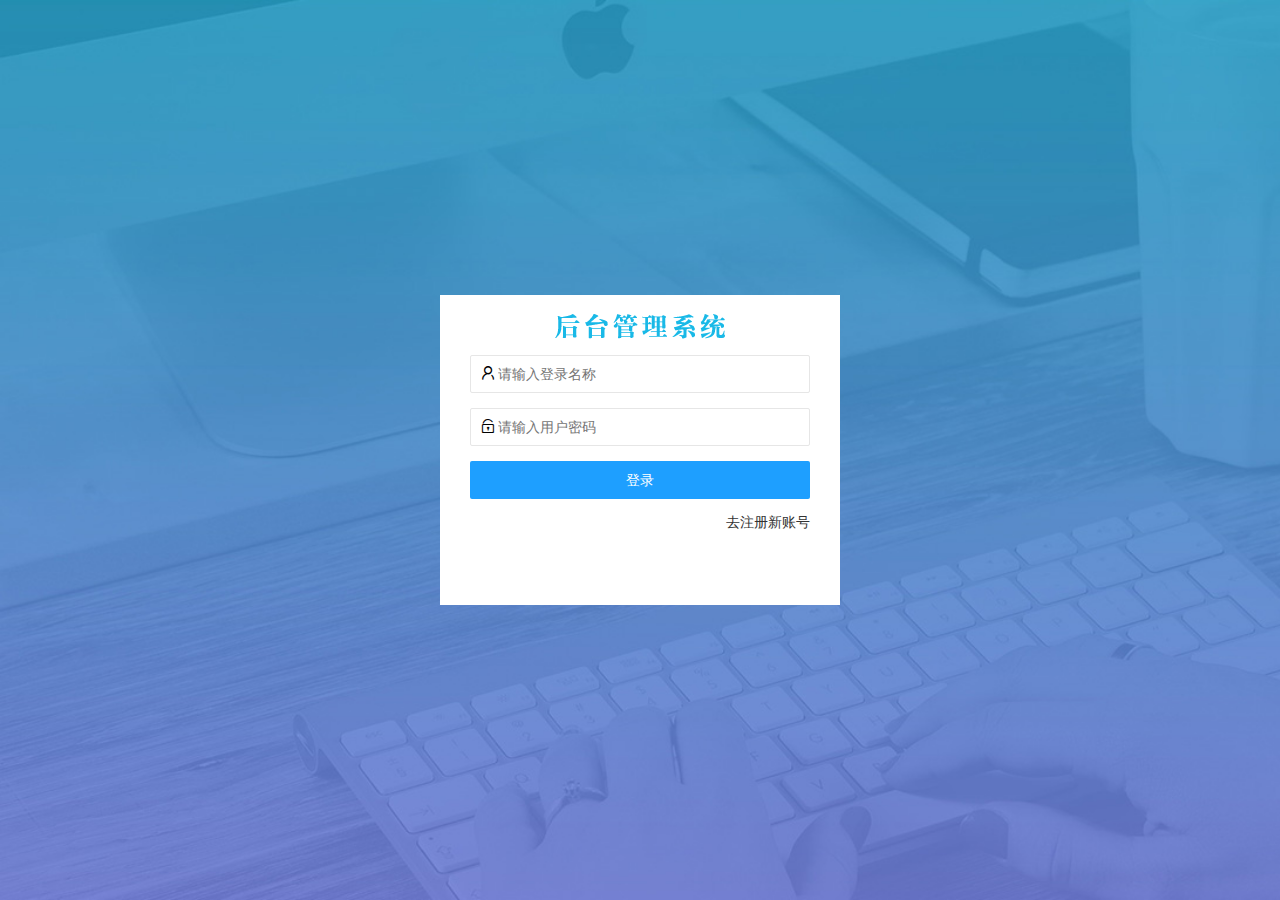
<file: login.html>
<!DOCTYPE html>
<html lang="en">

<head>
    <meta charset="UTF-8">
    <meta name="viewport" content="width=device-width, initial-scale=1.0">
    <title>Document</title>
    <link rel="stylesheet" href="./assets/lib/layui/css/layui.css">

    <link rel="stylesheet" href="./assets/css/login.css">
</head>

<body>
    <!-- 登录注册部分 -->
    <div class="loginform">
        <div class="logf_title">
            <img src="./assets/images/login_title.png" alt="">
        </div>
        <!-- 登录的部分 -->
        <div class="login_form">
            <form class="layui-form" id="logForm">
                <div class="layui-form-item">
                    <i class="layui-icon layui-icon-username"></i>
                    <input type="text" name="username" required lay-verify="required" placeholder="请输入登录名称" autocomplete="off" class="layui-input">
                </div>
                <div class="layui-form-item">
                    <i class="layui-icon layui-icon-password"></i>
                    <input type="password" name="password" required lay-verify="required|pass" placeholder="请输入用户密码" autocomplete="off" class="layui-input">
                </div>
                <div class="layui-form-item">
                    <button class="layui-btn layui-btn-fluid layui-btn layui-btn-normal" lay-submit lay-filter="formDemo" id="loginbtn">登录</button>
                </div>

                <div class="layui-form-item links">
                    <a href="javascript:;" id="reg_login">去注册新账号</a>
                </div>
            </form>
        </div>
        <!-- 注册的部分 -->
        <div class="reg_form">
            <form class="layui-form" id="regForm">
                <div class="layui-form-item">
                    <i class="layui-icon layui-icon-username"></i>
                    <input type="text" name="username" required lay-verify="required|username" placeholder="请输入登录名称" autocomplete="off" class="layui-input">
                </div>
                <div class="layui-form-item">
                    <i class="layui-icon layui-icon-password"></i>
                    <input type="password" name="password" required lay-verify="required|pass" placeholder="请输入用户密码" autocomplete="off" class="layui-input">
                </div>
                <div class="layui-form-item">
                    <i class="layui-icon layui-icon-password"></i>
                    <input type="password" name="repassword" required lay-verify="required|pass|repwd" placeholder="请再次确认密码" autocomplete="off" class="layui-input">
                </div>
                <div class="layui-form-item">
                    <button class="layui-btn layui-btn-fluid layui-btn layui-btn-normal" lay-submit lay-filter="formDemo" id="regbtn">注册</button>
                </div>

                <div class="layui-form-item links">
                    <a href="javascript:;" id="log_login">去登录</a>
                </div>
            </form>
        </div>
    </div>

    <!-- 导入layui的js -->
    <script src="./assets/lib/layui/layui.all.js"></script>
    <!-- 导入jqjs -->
    <script src="./assets/lib/jquery.js"></script>
    <!-- 导入自己的login 的js -->
    <!-- 导入baseAPI的js -->
    <script src="./assets/js/baseAPI.js"></script>
    <script src="./assets/js/login.js"></script>

</body>

</html>
</file>
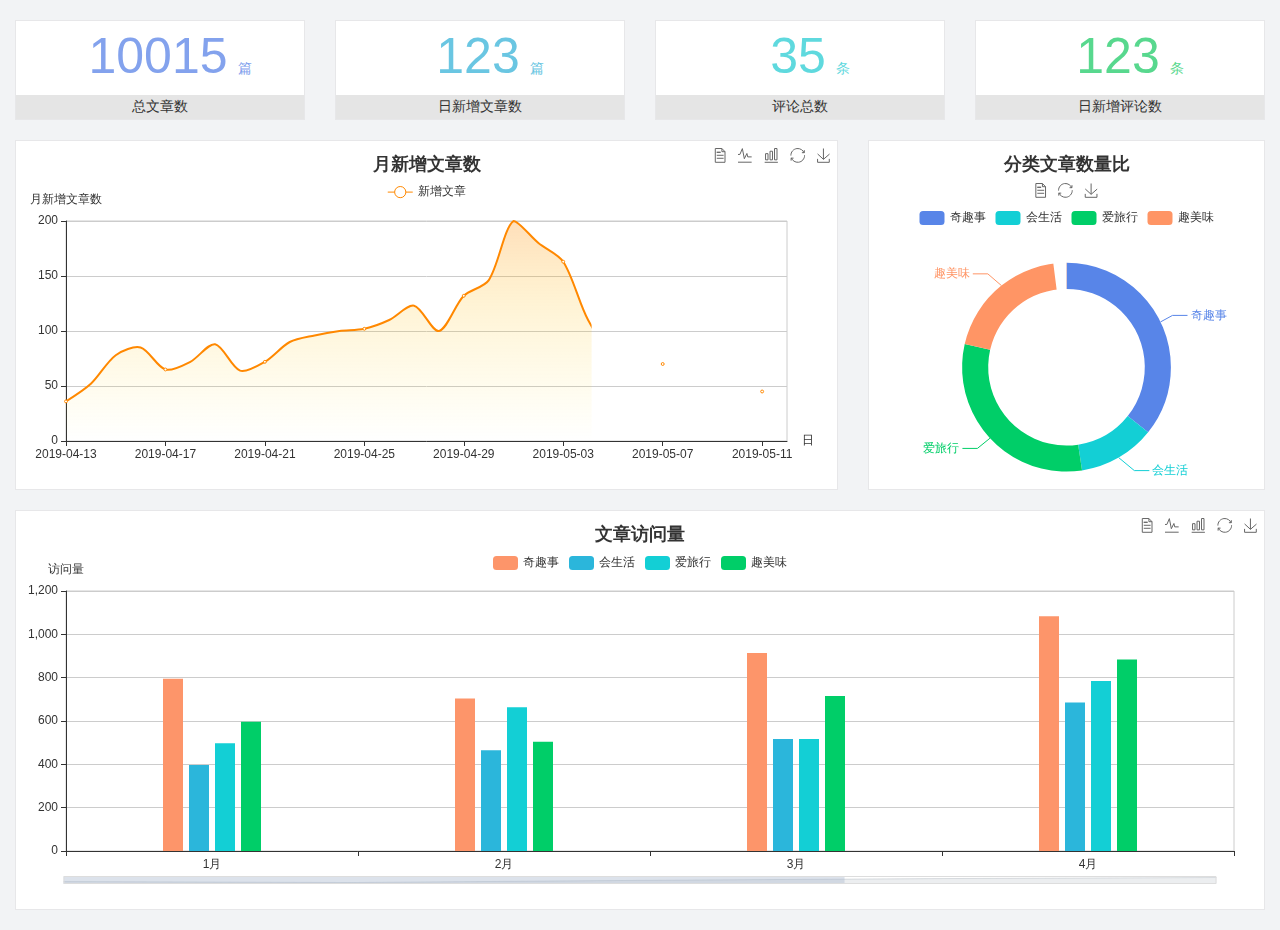
<file: home/dashboard.html>
<!DOCTYPE html>
<html lang="en">

<head>
  <meta charset="UTF-8">
  <meta name="viewport" content="width=device-width, initial-scale=1.0">
  <meta http-equiv="X-UA-Compatible" content="ie=edge">
  <title>图表统计</title>
  <link rel="stylesheet" href="../../assets/lib/bootstrap.css" />
  <link rel="stylesheet" href="../../assets/lib/main.css" />
  <script src="../../assets/lib/jquery.js"></script>
  <script type="text/javascript" src="../../assets/lib/echarts.min.js"></script>
</head>

<body>
  <div class="container-fluid">
    <div class="row spannel_list">
      <div class="col-sm-3 col-xs-6">
        <div class="spannel">
          <em>10015</em><span>篇</span>
          <b>总文章数</b>
        </div>
      </div>
      <div class="col-sm-3 col-xs-6">
        <div class="spannel scolor01">
          <em>123</em><span>篇</span>
          <b>日新增文章数</b>
        </div>
      </div>
      <div class="col-sm-3 col-xs-6">
        <div class="spannel scolor02">
          <em>35</em><span>条</span>
          <b>评论总数</b>
        </div>
      </div>
      <div class="col-sm-3 col-xs-6">
        <div class="spannel scolor03">
          <em>123</em><span>条</span>
          <b>日新增评论数</b>
        </div>
      </div>
    </div>
  </div>

  <div class="container-fluid">
    <div class="row curve-pie">
      <div class="col-lg-8 col-md-8">
        <div class="gragh_pannel" id="curve_show"></div>
      </div>
      <div class="col-lg-4 col-md-4">
        <div class="gragh_pannel" id="pie_show"></div>
      </div>
    </div>
  </div>

  <div class="container-fluid">
    <div class="column_pannel" id="column_show"></div>
  </div>

  <script>
    var oChart = echarts.init(document.getElementById('curve_show'));
    var aList_all = [
      { 'count': 36, 'date': '2019-04-13' },
      { 'count': 52, 'date': '2019-04-14' },
      { 'count': 78, 'date': '2019-04-15' },
      { 'count': 85, 'date': '2019-04-16' },
      { 'count': 65, 'date': '2019-04-17' },
      { 'count': 72, 'date': '2019-04-18' },
      { 'count': 88, 'date': '2019-04-19' },
      { 'count': 64, 'date': '2019-04-20' },
      { 'count': 72, 'date': '2019-04-21' },
      { 'count': 90, 'date': '2019-04-22' },
      { 'count': 96, 'date': '2019-04-23' },
      { 'count': 100, 'date': '2019-04-24' },
      { 'count': 102, 'date': '2019-04-25' },
      { 'count': 110, 'date': '2019-04-26' },
      { 'count': 123, 'date': '2019-04-27' },
      { 'count': 100, 'date': '2019-04-28' },
      { 'count': 132, 'date': '2019-04-29' },
      { 'count': 146, 'date': '2019-04-30' },
      { 'count': 200, 'date': '2019-05-01' },
      { 'count': 180, 'date': '2019-05-02' },
      { 'count': 163, 'date': '2019-05-03' },
      { 'count': 110, 'date': '2019-05-04' },
      { 'count': 80, 'date': '2019-05-05' },
      { 'count': 82, 'date': '2019-05-06' },
      { 'count': 70, 'date': '2019-05-07' },
      { 'count': 65, 'date': '2019-05-08' },
      { 'count': 54, 'date': '2019-05-09' },
      { 'count': 40, 'date': '2019-05-10' },
      { 'count': 45, 'date': '2019-05-11' },
      { 'count': 38, 'date': '2019-05-12' },
    ];

    let aCount = [];
    let aDate = [];

    for (var i = 0; i < aList_all.length; i++) {
      aCount.push(aList_all[i].count);
      aDate.push(aList_all[i].date);
    }

    var chartopt = {
      title: {
        text: '月新增文章数',
        left: 'center',
        top: '10'
      },
      tooltip: {
        trigger: 'axis'
      },
      legend: {
        data: ['新增文章'],
        top: '40'
      },
      toolbox: {
        show: true,
        feature: {
          mark: { show: true },
          dataView: { show: true, readOnly: false },
          magicType: { show: true, type: ['line', 'bar'] },
          restore: { show: true },
          saveAsImage: { show: true }
        }
      },
      calculable: true,
      xAxis: [
        {
          name: '日',
          type: 'category',
          boundaryGap: false,
          data: aDate
        }
      ],
      yAxis: [
        {
          name: '月新增文章数',
          type: 'value'
        }
      ],
      series: [
        {
          name: '新增文章',
          type: 'line',
          smooth: true,
          itemStyle: { normal: { areaStyle: { type: 'default' }, color: '#f80' }, lineStyle: { color: '#f80' } },
          data: aCount
        }],
      areaStyle: {
        normal: {
          color: new echarts.graphic.LinearGradient(0, 0, 0, 1, [{
            offset: 0,
            color: 'rgba(255,136,0,0.39)'
          }, {
            offset: .34,
            color: 'rgba(255,180,0,0.25)'
          }, {
            offset: 1,
            color: 'rgba(255,222,0,0.00)'
          }])

        }
      },
      grid: {
        show: true,
        x: 50,
        x2: 50,
        y: 80,
        height: 220
      }
    };

    oChart.setOption(chartopt);


    var oPie = echarts.init(document.getElementById('pie_show'));
    var oPieopt =
    {
      title: {
        top: 10,
        text: '分类文章数量比',
        x: 'center'
      },
      tooltip: {
        trigger: 'item',
        formatter: "{a} <br/>{b} : {c} ({d}%)"
      },
      color: ['#5885e8', '#13cfd5', '#00ce68', '#ff9565'],
      legend: {
        x: 'center',
        top: 65,
        data: ['奇趣事', '会生活', '爱旅行', '趣美味']
      },
      toolbox: {
        show: true,
        x: 'center',
        top: 35,
        feature: {
          mark: { show: true },
          dataView: { show: true, readOnly: false },
          magicType: {
            show: true,
            type: ['pie', 'funnel'],
            option: {
              funnel: {
                x: '25%',
                width: '50%',
                funnelAlign: 'left',
                max: 1548
              }
            }
          },
          restore: { show: true },
          saveAsImage: { show: true }
        }
      },
      calculable: true,
      series: [
        {
          name: '访问来源',
          type: 'pie',
          radius: ['45%', '60%'],
          center: ['50%', '65%'],
          data: [
            { value: 300, name: '奇趣事' },
            { value: 100, name: '会生活' },
            { value: 260, name: '爱旅行' },
            { value: 180, name: '趣美味' }
          ]
        }
      ]
    };
    oPie.setOption(oPieopt);



    var oColumn = this.echarts.init(document.getElementById('column_show'));
    var oColumnopt =
    {
      title: {
        text: '文章访问量',
        left: 'center',
        top: '10'
      },
      tooltip: {
        trigger: 'axis'
      },
      legend: {
        data: ['奇趣事', '会生活', '爱旅行', '趣美味'],
        top: '40'
      },
      toolbox: {
        show: true,
        feature: {
          mark: { show: true },
          dataView: { show: true, readOnly: false },
          magicType: { show: true, type: ['line', 'bar'] },
          restore: { show: true },
          saveAsImage: { show: true }
        }
      },
      calculable: true,
      xAxis: [
        {
          type: 'category',
          data: ['1月', '2月', '3月', '4月', '5月']
        }
      ],
      yAxis: [
        {
          name: '访问量',
          type: 'value'
        }
      ],
      series: [
        {
          name: '奇趣事',
          type: 'bar',
          barWidth: 20,
          itemStyle: {
            normal: { areaStyle: { type: 'default' }, color: '#fd956a' }
          },
          data: [800, 708, 920, 1090, 1200]
        },
        {
          name: '会生活',
          type: 'bar',
          barWidth: 20,
          itemStyle: {
            normal: { areaStyle: { type: 'default' }, color: '#2bb6db' }
          },
          data: [400, 468, 520, 690, 800]
        },
        {
          name: '爱旅行',
          type: 'bar',
          barWidth: 20,
          itemStyle: {
            normal: { areaStyle: { type: 'default' }, color: '#13cfd5' }
          },
          data: [500, 668, 520, 790, 900]
        },
        {
          name: '趣美味',
          type: 'bar',
          barWidth: 20,
          itemStyle: {
            normal: { areaStyle: { type: 'default' }, color: '#00ce68' }
          },
          data: [600, 508, 720, 890, 1000]
        }
      ],
      grid: {
        show: true,
        x: 50,
        x2: 30,
        y: 80,
        height: 260
      },
      dataZoom: [//给x轴设置滚动条
        {
          start: 0,//默认为0
          end: 100 - 1000 / 31,//默认为100
          type: 'slider',
          show: true,
          xAxisIndex: [0],
          handleSize: 0,//滑动条的 左右2个滑动条的大小
          height: 8,//组件高度
          left: 45, //左边的距离
          right: 50,//右边的距离
          bottom: 26,//右边的距离
          handleColor: '#ddd',//h滑动图标的颜色
          handleStyle: {
            borderColor: "#cacaca",
            borderWidth: "1",
            shadowBlur: 2,
            background: "#ddd",
            shadowColor: "#ddd",
          }
        }]
    };
    oColumn.setOption(oColumnopt);
  </script>
</body>

</html>
</file>
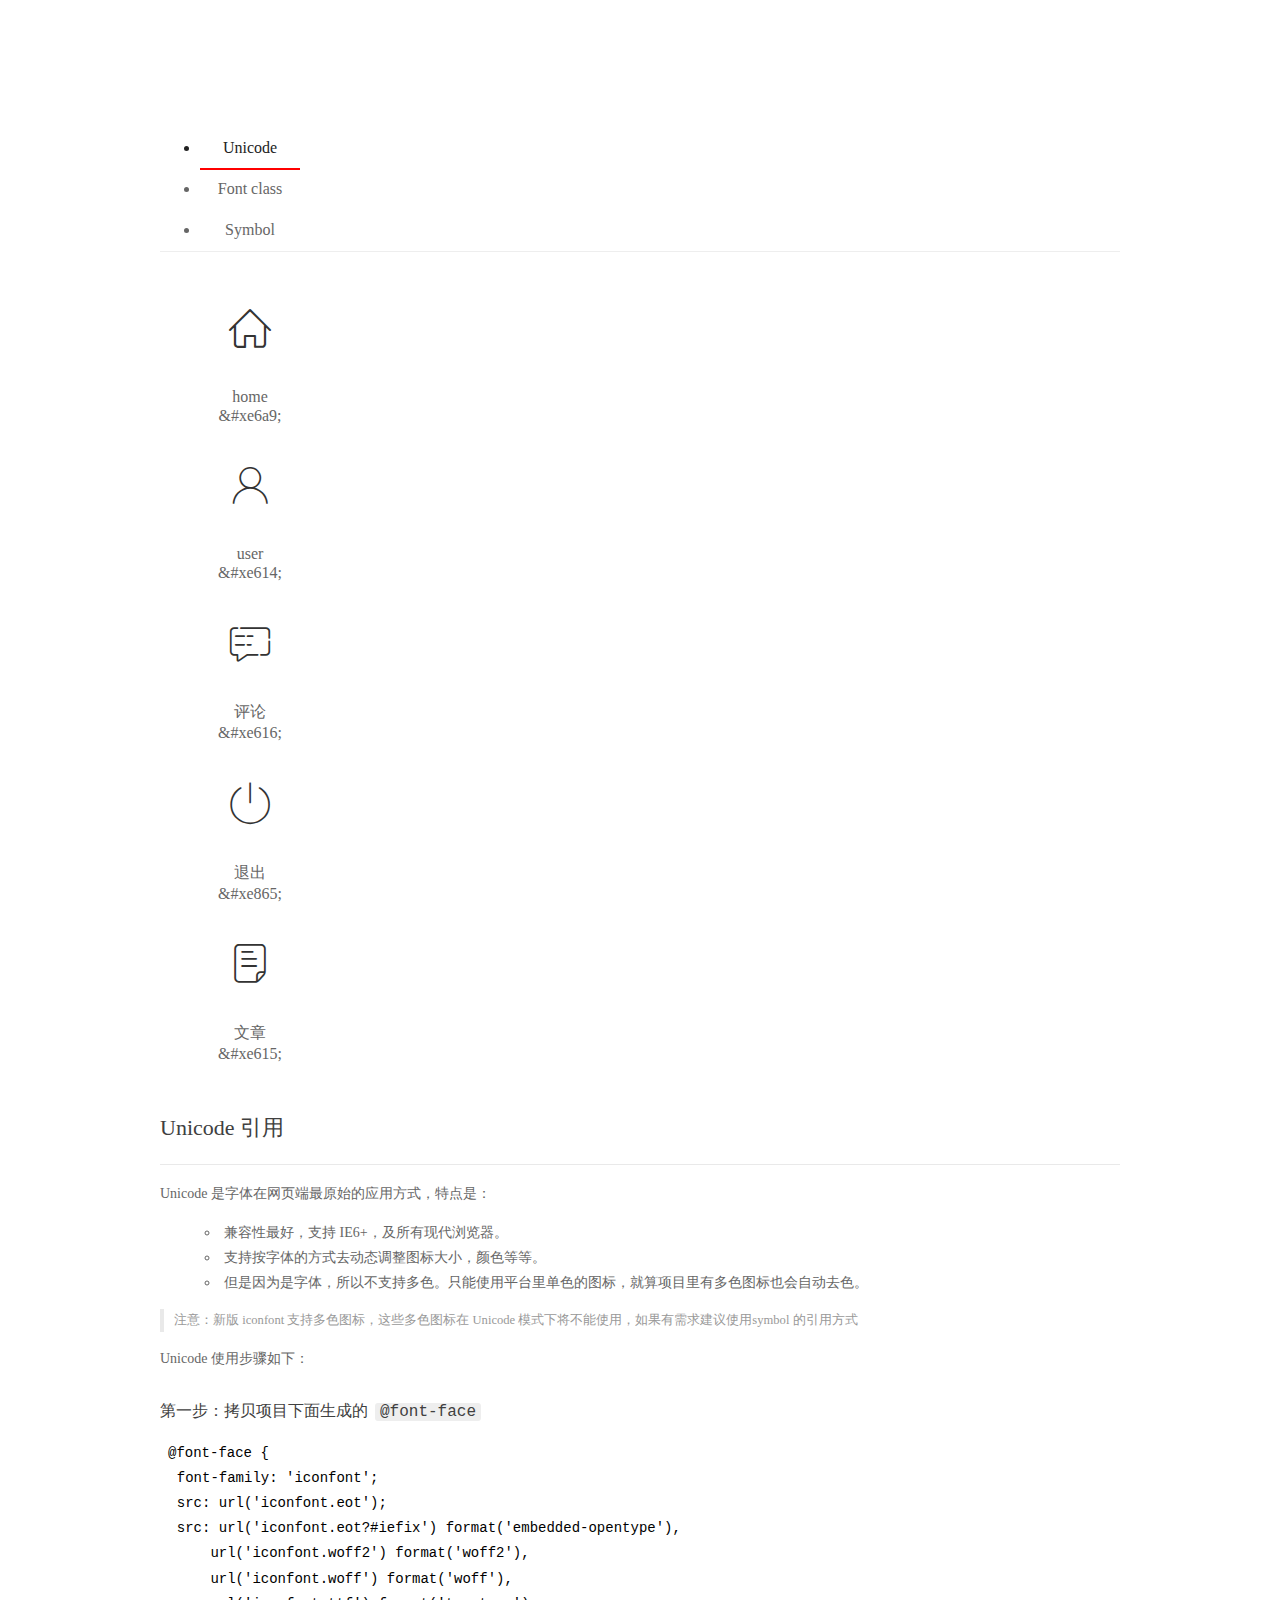
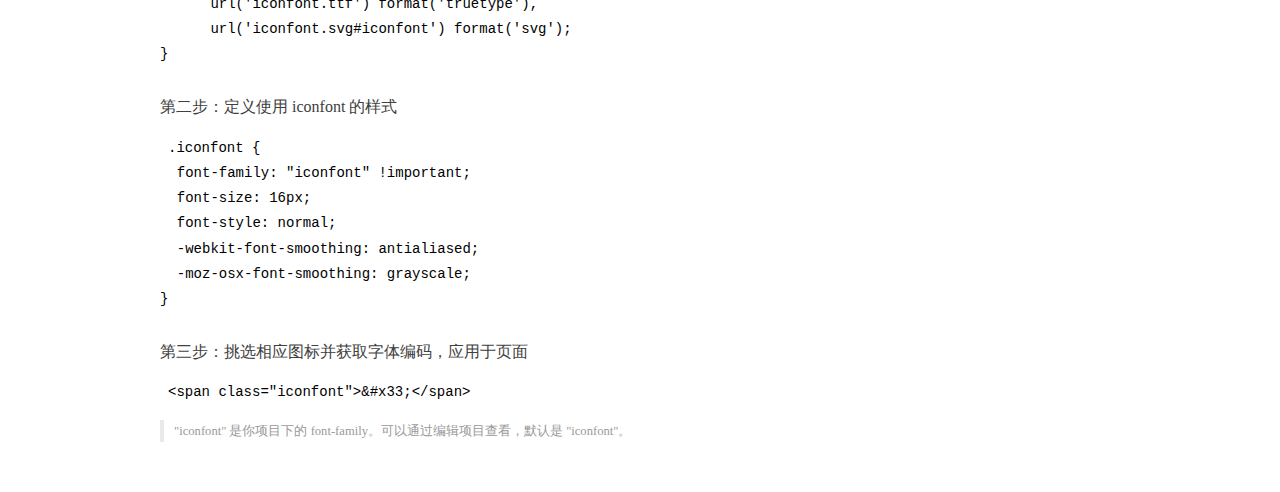
<file: assets/fonts/demo_index.html>
<!DOCTYPE html>
<html>
<head>
  <meta charset="utf-8"/>
  <title>IconFont Demo</title>
  <link rel="shortcut icon" href="https://gtms04.alicdn.com/tps/i4/TB1_oz6GVXXXXaFXpXXJDFnIXXX-64-64.ico" type="image/x-icon"/>
  <link rel="stylesheet" href="https://g.alicdn.com/thx/cube/1.3.2/cube.min.css">
  <link rel="stylesheet" href="demo.css">
  <link rel="stylesheet" href="iconfont.css">
  <script src="iconfont.js"></script>
  <!-- jQuery -->
  <script src="https://a1.alicdn.com/oss/uploads/2018/12/26/7bfddb60-08e8-11e9-9b04-53e73bb6408b.js"></script>
  <!-- 代码高亮 -->
  <script src="https://a1.alicdn.com/oss/uploads/2018/12/26/a3f714d0-08e6-11e9-8a15-ebf944d7534c.js"></script>
</head>
<body>
  <div class="main">
    <h1 class="logo"><a href="https://www.iconfont.cn/" title="iconfont 首页" target="_blank">&#xe86b;</a></h1>
    <div class="nav-tabs">
      <ul id="tabs" class="dib-box">
        <li class="dib active"><span>Unicode</span></li>
        <li class="dib"><span>Font class</span></li>
        <li class="dib"><span>Symbol</span></li>
      </ul>
      
    </div>
    <div class="tab-container">
      <div class="content unicode" style="display: block;">
          <ul class="icon_lists dib-box">
          
            <li class="dib">
              <span class="icon iconfont">&#xe6a9;</span>
                <div class="name">home</div>
                <div class="code-name">&amp;#xe6a9;</div>
              </li>
          
            <li class="dib">
              <span class="icon iconfont">&#xe614;</span>
                <div class="name">user</div>
                <div class="code-name">&amp;#xe614;</div>
              </li>
          
            <li class="dib">
              <span class="icon iconfont">&#xe616;</span>
                <div class="name">评论</div>
                <div class="code-name">&amp;#xe616;</div>
              </li>
          
            <li class="dib">
              <span class="icon iconfont">&#xe865;</span>
                <div class="name">退出</div>
                <div class="code-name">&amp;#xe865;</div>
              </li>
          
            <li class="dib">
              <span class="icon iconfont">&#xe615;</span>
                <div class="name">文章</div>
                <div class="code-name">&amp;#xe615;</div>
              </li>
          
          </ul>
          <div class="article markdown">
          <h2 id="unicode-">Unicode 引用</h2>
          <hr>

          <p>Unicode 是字体在网页端最原始的应用方式，特点是：</p>
          <ul>
            <li>兼容性最好，支持 IE6+，及所有现代浏览器。</li>
            <li>支持按字体的方式去动态调整图标大小，颜色等等。</li>
            <li>但是因为是字体，所以不支持多色。只能使用平台里单色的图标，就算项目里有多色图标也会自动去色。</li>
          </ul>
          <blockquote>
            <p>注意：新版 iconfont 支持多色图标，这些多色图标在 Unicode 模式下将不能使用，如果有需求建议使用symbol 的引用方式</p>
          </blockquote>
          <p>Unicode 使用步骤如下：</p>
          <h3 id="-font-face">第一步：拷贝项目下面生成的 <code>@font-face</code></h3>
<pre><code class="language-css"
>@font-face {
  font-family: 'iconfont';
  src: url('iconfont.eot');
  src: url('iconfont.eot?#iefix') format('embedded-opentype'),
      url('iconfont.woff2') format('woff2'),
      url('iconfont.woff') format('woff'),
      url('iconfont.ttf') format('truetype'),
      url('iconfont.svg#iconfont') format('svg');
}
</code></pre>
          <h3 id="-iconfont-">第二步：定义使用 iconfont 的样式</h3>
<pre><code class="language-css"
>.iconfont {
  font-family: "iconfont" !important;
  font-size: 16px;
  font-style: normal;
  -webkit-font-smoothing: antialiased;
  -moz-osx-font-smoothing: grayscale;
}
</code></pre>
          <h3 id="-">第三步：挑选相应图标并获取字体编码，应用于页面</h3>
<pre>
<code class="language-html"
>&lt;span class="iconfont"&gt;&amp;#x33;&lt;/span&gt;
</code></pre>
          <blockquote>
            <p>"iconfont" 是你项目下的 font-family。可以通过编辑项目查看，默认是 "iconfont"。</p>
          </blockquote>
          </div>
      </div>
      <div class="content font-class">
        <ul class="icon_lists dib-box">
          
          <li class="dib">
            <span class="icon iconfont icon-home"></span>
            <div class="name">
              home
            </div>
            <div class="code-name">.icon-home
            </div>
          </li>
          
          <li class="dib">
            <span class="icon iconfont icon-user"></span>
            <div class="name">
              user
            </div>
            <div class="code-name">.icon-user
            </div>
          </li>
          
          <li class="dib">
            <span class="icon iconfont icon-pinglun"></span>
            <div class="name">
              评论
            </div>
            <div class="code-name">.icon-pinglun
            </div>
          </li>
          
          <li class="dib">
            <span class="icon iconfont icon-tuichu"></span>
            <div class="name">
              退出
            </div>
            <div class="code-name">.icon-tuichu
            </div>
          </li>
          
          <li class="dib">
            <span class="icon iconfont icon-16"></span>
            <div class="name">
              文章
            </div>
            <div class="code-name">.icon-16
            </div>
          </li>
          
        </ul>
        <div class="article markdown">
        <h2 id="font-class-">font-class 引用</h2>
        <hr>

        <p>font-class 是 Unicode 使用方式的一种变种，主要是解决 Unicode 书写不直观，语意不明确的问题。</p>
        <p>与 Unicode 使用方式相比，具有如下特点：</p>
        <ul>
          <li>兼容性良好，支持 IE8+，及所有现代浏览器。</li>
          <li>相比于 Unicode 语意明确，书写更直观。可以很容易分辨这个 icon 是什么。</li>
          <li>因为使用 class 来定义图标，所以当要替换图标时，只需要修改 class 里面的 Unicode 引用。</li>
          <li>不过因为本质上还是使用的字体，所以多色图标还是不支持的。</li>
        </ul>
        <p>使用步骤如下：</p>
        <h3 id="-fontclass-">第一步：引入项目下面生成的 fontclass 代码：</h3>
<pre><code class="language-html">&lt;link rel="stylesheet" href="./iconfont.css"&gt;
</code></pre>
        <h3 id="-">第二步：挑选相应图标并获取类名，应用于页面：</h3>
<pre><code class="language-html">&lt;span class="iconfont icon-xxx"&gt;&lt;/span&gt;
</code></pre>
        <blockquote>
          <p>"
            iconfont" 是你项目下的 font-family。可以通过编辑项目查看，默认是 "iconfont"。</p>
        </blockquote>
      </div>
      </div>
      <div class="content symbol">
          <ul class="icon_lists dib-box">
          
            <li class="dib">
                <svg class="icon svg-icon" aria-hidden="true">
                  <use xlink:href="#icon-home"></use>
                </svg>
                <div class="name">home</div>
                <div class="code-name">#icon-home</div>
            </li>
          
            <li class="dib">
                <svg class="icon svg-icon" aria-hidden="true">
                  <use xlink:href="#icon-user"></use>
                </svg>
                <div class="name">user</div>
                <div class="code-name">#icon-user</div>
            </li>
          
            <li class="dib">
                <svg class="icon svg-icon" aria-hidden="true">
                  <use xlink:href="#icon-pinglun"></use>
                </svg>
                <div class="name">评论</div>
                <div class="code-name">#icon-pinglun</div>
            </li>
          
            <li class="dib">
                <svg class="icon svg-icon" aria-hidden="true">
                  <use xlink:href="#icon-tuichu"></use>
                </svg>
                <div class="name">退出</div>
                <div class="code-name">#icon-tuichu</div>
            </li>
          
            <li class="dib">
                <svg class="icon svg-icon" aria-hidden="true">
                  <use xlink:href="#icon-16"></use>
                </svg>
                <div class="name">文章</div>
                <div class="code-name">#icon-16</div>
            </li>
          
          </ul>
          <div class="article markdown">
          <h2 id="symbol-">Symbol 引用</h2>
          <hr>

          <p>这是一种全新的使用方式，应该说这才是未来的主流，也是平台目前推荐的用法。相关介绍可以参考这篇<a href="">文章</a>
            这种用法其实是做了一个 SVG 的集合，与另外两种相比具有如下特点：</p>
          <ul>
            <li>支持多色图标了，不再受单色限制。</li>
            <li>通过一些技巧，支持像字体那样，通过 <code>font-size</code>, <code>color</code> 来调整样式。</li>
            <li>兼容性较差，支持 IE9+，及现代浏览器。</li>
            <li>浏览器渲染 SVG 的性能一般，还不如 png。</li>
          </ul>
          <p>使用步骤如下：</p>
          <h3 id="-symbol-">第一步：引入项目下面生成的 symbol 代码：</h3>
<pre><code class="language-html">&lt;script src="./iconfont.js"&gt;&lt;/script&gt;
</code></pre>
          <h3 id="-css-">第二步：加入通用 CSS 代码（引入一次就行）：</h3>
<pre><code class="language-html">&lt;style&gt;
.icon {
  width: 1em;
  height: 1em;
  vertical-align: -0.15em;
  fill: currentColor;
  overflow: hidden;
}
&lt;/style&gt;
</code></pre>
          <h3 id="-">第三步：挑选相应图标并获取类名，应用于页面：</h3>
<pre><code class="language-html">&lt;svg class="icon" aria-hidden="true"&gt;
  &lt;use xlink:href="#icon-xxx"&gt;&lt;/use&gt;
&lt;/svg&gt;
</code></pre>
          </div>
      </div>

    </div>
  </div>
  <script>
  $(document).ready(function () {
      $('.tab-container .content:first').show()

      $('#tabs li').click(function (e) {
        var tabContent = $('.tab-container .content')
        var index = $(this).index()

        if ($(this).hasClass('active')) {
          return
        } else {
          $('#tabs li').removeClass('active')
          $(this).addClass('active')

          tabContent.hide().eq(index).fadeIn()
        }
      })
    })
  </script>
</body>
</html>
</file>
<file: assets/lib/layui/css/layui.css>
/** layui-v2.5.5 MIT License By https://www.layui.com */
 .layui-inline,img{display:inline-block;vertical-align:middle}h1,h2,h3,h4,h5,h6{font-weight:400}.layui-edge,.layui-header,.layui-inline,.layui-main{position:relative}.layui-body,.layui-edge,.layui-elip{overflow:hidden}.layui-btn,.layui-edge,.layui-inline,img{vertical-align:middle}.layui-btn,.layui-disabled,.layui-icon,.layui-unselect{-moz-user-select:none;-webkit-user-select:none;-ms-user-select:none}.layui-elip,.layui-form-checkbox span,.layui-form-pane .layui-form-label{text-overflow:ellipsis;white-space:nowrap}.layui-breadcrumb,.layui-tree-btnGroup{visibility:hidden}blockquote,body,button,dd,div,dl,dt,form,h1,h2,h3,h4,h5,h6,input,li,ol,p,pre,td,textarea,th,ul{margin:0;padding:0;-webkit-tap-highlight-color:rgba(0,0,0,0)}a:active,a:hover{outline:0}img{border:none}li{list-style:none}table{border-collapse:collapse;border-spacing:0}h4,h5,h6{font-size:100%}button,input,optgroup,option,select,textarea{font-family:inherit;font-size:inherit;font-style:inherit;font-weight:inherit;outline:0}pre{white-space:pre-wrap;white-space:-moz-pre-wrap;white-space:-pre-wrap;white-space:-o-pre-wrap;word-wrap:break-word}body{line-height:24px;font:14px Helvetica Neue,Helvetica,PingFang SC,Tahoma,Arial,sans-serif}hr{height:1px;margin:10px 0;border:0;clear:both}a{color:#333;text-decoration:none}a:hover{color:#777}a cite{font-style:normal;*cursor:pointer}.layui-border-box,.layui-border-box *{box-sizing:border-box}.layui-box,.layui-box *{box-sizing:content-box}.layui-clear{clear:both;*zoom:1}.layui-clear:after{content:'\20';clear:both;*zoom:1;display:block;height:0}.layui-inline{*display:inline;*zoom:1}.layui-edge{display:inline-block;width:0;height:0;border-width:6px;border-style:dashed;border-color:transparent}.layui-edge-top{top:-4px;border-bottom-color:#999;border-bottom-style:solid}.layui-edge-right{border-left-color:#999;border-left-style:solid}.layui-edge-bottom{top:2px;border-top-color:#999;border-top-style:solid}.layui-edge-left{border-right-color:#999;border-right-style:solid}.layui-disabled,.layui-disabled:hover{color:#d2d2d2!important;cursor:not-allowed!important}.layui-circle{border-radius:100%}.layui-show{display:block!important}.layui-hide{display:none!important}@font-face{font-family:layui-icon;src:url(../font/iconfont.eot?v=250);src:url(../font/iconfont.eot?v=250#iefix) format('embedded-opentype'),url(../font/iconfont.woff2?v=250) format('woff2'),url(../font/iconfont.woff?v=250) format('woff'),url(../font/iconfont.ttf?v=250) format('truetype'),url(../font/iconfont.svg?v=250#layui-icon) format('svg')}.layui-icon{font-family:layui-icon!important;font-size:16px;font-style:normal;-webkit-font-smoothing:antialiased;-moz-osx-font-smoothing:grayscale}.layui-icon-reply-fill:before{content:"\e611"}.layui-icon-set-fill:before{content:"\e614"}.layui-icon-menu-fill:before{content:"\e60f"}.layui-icon-search:before{content:"\e615"}.layui-icon-share:before{content:"\e641"}.layui-icon-set-sm:before{content:"\e620"}.layui-icon-engine:before{content:"\e628"}.layui-icon-close:before{content:"\1006"}.layui-icon-close-fill:before{content:"\1007"}.layui-icon-chart-screen:before{content:"\e629"}.layui-icon-star:before{content:"\e600"}.layui-icon-circle-dot:before{content:"\e617"}.layui-icon-chat:before{content:"\e606"}.layui-icon-release:before{content:"\e609"}.layui-icon-list:before{content:"\e60a"}.layui-icon-chart:before{content:"\e62c"}.layui-icon-ok-circle:before{content:"\1005"}.layui-icon-layim-theme:before{content:"\e61b"}.layui-icon-table:before{content:"\e62d"}.layui-icon-right:before{content:"\e602"}.layui-icon-left:before{content:"\e603"}.layui-icon-cart-simple:before{content:"\e698"}.layui-icon-face-cry:before{content:"\e69c"}.layui-icon-face-smile:before{content:"\e6af"}.layui-icon-survey:before{content:"\e6b2"}.layui-icon-tree:before{content:"\e62e"}.layui-icon-upload-circle:before{content:"\e62f"}.layui-icon-add-circle:before{content:"\e61f"}.layui-icon-download-circle:before{content:"\e601"}.layui-icon-templeate-1:before{content:"\e630"}.layui-icon-util:before{content:"\e631"}.layui-icon-face-surprised:before{content:"\e664"}.layui-icon-edit:before{content:"\e642"}.layui-icon-speaker:before{content:"\e645"}.layui-icon-down:before{content:"\e61a"}.layui-icon-file:before{content:"\e621"}.layui-icon-layouts:before{content:"\e632"}.layui-icon-rate-half:before{content:"\e6c9"}.layui-icon-add-circle-fine:before{content:"\e608"}.layui-icon-prev-circle:before{content:"\e633"}.layui-icon-read:before{content:"\e705"}.layui-icon-404:before{content:"\e61c"}.layui-icon-carousel:before{content:"\e634"}.layui-icon-help:before{content:"\e607"}.layui-icon-code-circle:before{content:"\e635"}.layui-icon-water:before{content:"\e636"}.layui-icon-username:before{content:"\e66f"}.layui-icon-find-fill:before{content:"\e670"}.layui-icon-about:before{content:"\e60b"}.layui-icon-location:before{content:"\e715"}.layui-icon-up:before{content:"\e619"}.layui-icon-pause:before{content:"\e651"}.layui-icon-date:before{content:"\e637"}.layui-icon-layim-uploadfile:before{content:"\e61d"}.layui-icon-delete:before{content:"\e640"}.layui-icon-play:before{content:"\e652"}.layui-icon-top:before{content:"\e604"}.layui-icon-friends:before{content:"\e612"}.layui-icon-refresh-3:before{content:"\e9aa"}.layui-icon-ok:before{content:"\e605"}.layui-icon-layer:before{content:"\e638"}.layui-icon-face-smile-fine:before{content:"\e60c"}.layui-icon-dollar:before{content:"\e659"}.layui-icon-group:before{content:"\e613"}.layui-icon-layim-download:before{content:"\e61e"}.layui-icon-picture-fine:before{content:"\e60d"}.layui-icon-link:before{content:"\e64c"}.layui-icon-diamond:before{content:"\e735"}.layui-icon-log:before{content:"\e60e"}.layui-icon-rate-solid:before{content:"\e67a"}.layui-icon-fonts-del:before{content:"\e64f"}.layui-icon-unlink:before{content:"\e64d"}.layui-icon-fonts-clear:before{content:"\e639"}.layui-icon-triangle-r:before{content:"\e623"}.layui-icon-circle:before{content:"\e63f"}.layui-icon-radio:before{content:"\e643"}.layui-icon-align-center:before{content:"\e647"}.layui-icon-align-right:before{content:"\e648"}.layui-icon-align-left:before{content:"\e649"}.layui-icon-loading-1:before{content:"\e63e"}.layui-icon-return:before{content:"\e65c"}.layui-icon-fonts-strong:before{content:"\e62b"}.layui-icon-upload:before{content:"\e67c"}.layui-icon-dialogue:before{content:"\e63a"}.layui-icon-video:before{content:"\e6ed"}.layui-icon-headset:before{content:"\e6fc"}.layui-icon-cellphone-fine:before{content:"\e63b"}.layui-icon-add-1:before{content:"\e654"}.layui-icon-face-smile-b:before{content:"\e650"}.layui-icon-fonts-html:before{content:"\e64b"}.layui-icon-form:before{content:"\e63c"}.layui-icon-cart:before{content:"\e657"}.layui-icon-camera-fill:before{content:"\e65d"}.layui-icon-tabs:before{content:"\e62a"}.layui-icon-fonts-code:before{content:"\e64e"}.layui-icon-fire:before{content:"\e756"}.layui-icon-set:before{content:"\e716"}.layui-icon-fonts-u:before{content:"\e646"}.layui-icon-triangle-d:before{content:"\e625"}.layui-icon-tips:before{content:"\e702"}.layui-icon-picture:before{content:"\e64a"}.layui-icon-more-vertical:before{content:"\e671"}.layui-icon-flag:before{content:"\e66c"}.layui-icon-loading:before{content:"\e63d"}.layui-icon-fonts-i:before{content:"\e644"}.layui-icon-refresh-1:before{content:"\e666"}.layui-icon-rmb:before{content:"\e65e"}.layui-icon-home:before{content:"\e68e"}.layui-icon-user:before{content:"\e770"}.layui-icon-notice:before{content:"\e667"}.layui-icon-login-weibo:before{content:"\e675"}.layui-icon-voice:before{content:"\e688"}.layui-icon-upload-drag:before{content:"\e681"}.layui-icon-login-qq:before{content:"\e676"}.layui-icon-snowflake:before{content:"\e6b1"}.layui-icon-file-b:before{content:"\e655"}.layui-icon-template:before{content:"\e663"}.layui-icon-auz:before{content:"\e672"}.layui-icon-console:before{content:"\e665"}.layui-icon-app:before{content:"\e653"}.layui-icon-prev:before{content:"\e65a"}.layui-icon-website:before{content:"\e7ae"}.layui-icon-next:before{content:"\e65b"}.layui-icon-component:before{content:"\e857"}.layui-icon-more:before{content:"\e65f"}.layui-icon-login-wechat:before{content:"\e677"}.layui-icon-shrink-right:before{content:"\e668"}.layui-icon-spread-left:before{content:"\e66b"}.layui-icon-camera:before{content:"\e660"}.layui-icon-note:before{content:"\e66e"}.layui-icon-refresh:before{content:"\e669"}.layui-icon-female:before{content:"\e661"}.layui-icon-male:before{content:"\e662"}.layui-icon-password:before{content:"\e673"}.layui-icon-senior:before{content:"\e674"}.layui-icon-theme:before{content:"\e66a"}.layui-icon-tread:before{content:"\e6c5"}.layui-icon-praise:before{content:"\e6c6"}.layui-icon-star-fill:before{content:"\e658"}.layui-icon-rate:before{content:"\e67b"}.layui-icon-template-1:before{content:"\e656"}.layui-icon-vercode:before{content:"\e679"}.layui-icon-cellphone:before{content:"\e678"}.layui-icon-screen-full:before{content:"\e622"}.layui-icon-screen-restore:before{content:"\e758"}.layui-icon-cols:before{content:"\e610"}.layui-icon-export:before{content:"\e67d"}.layui-icon-print:before{content:"\e66d"}.layui-icon-slider:before{content:"\e714"}.layui-icon-addition:before{content:"\e624"}.layui-icon-subtraction:before{content:"\e67e"}.layui-icon-service:before{content:"\e626"}.layui-icon-transfer:before{content:"\e691"}.layui-main{width:1140px;margin:0 auto}.layui-header{z-index:1000;height:60px}.layui-header a:hover{transition:all .5s;-webkit-transition:all .5s}.layui-side{position:fixed;left:0;top:0;bottom:0;z-index:999;width:200px;overflow-x:hidden}.layui-side-scroll{position:relative;width:220px;height:100%;overflow-x:hidden}.layui-body{position:absolute;left:200px;right:0;top:0;bottom:0;z-index:998;width:auto;overflow-y:auto;box-sizing:border-box}.layui-layout-body{overflow:hidden}.layui-layout-admin .layui-header{background-color:#23262E}.layui-layout-admin .layui-side{top:60px;width:200px;overflow-x:hidden}.layui-layout-admin .layui-body{position:fixed;top:60px;bottom:44px}.layui-layout-admin .layui-main{width:auto;margin:0 15px}.layui-layout-admin .layui-footer{position:fixed;left:200px;right:0;bottom:0;height:44px;line-height:44px;padding:0 15px;background-color:#eee}.layui-layout-admin .layui-logo{position:absolute;left:0;top:0;width:200px;height:100%;line-height:60px;text-align:center;color:#009688;font-size:16px}.layui-layout-admin .layui-header .layui-nav{background:0 0}.layui-layout-left{position:absolute!important;left:200px;top:0}.layui-layout-right{position:absolute!important;right:0;top:0}.layui-container{position:relative;margin:0 auto;padding:0 15px;box-sizing:border-box}.layui-fluid{position:relative;margin:0 auto;padding:0 15px}.layui-row:after,.layui-row:before{content:'';display:block;clear:both}.layui-col-lg1,.layui-col-lg10,.layui-col-lg11,.layui-col-lg12,.layui-col-lg2,.layui-col-lg3,.layui-col-lg4,.layui-col-lg5,.layui-col-lg6,.layui-col-lg7,.layui-col-lg8,.layui-col-lg9,.layui-col-md1,.layui-col-md10,.layui-col-md11,.layui-col-md12,.layui-col-md2,.layui-col-md3,.layui-col-md4,.layui-col-md5,.layui-col-md6,.layui-col-md7,.layui-col-md8,.layui-col-md9,.layui-col-sm1,.layui-col-sm10,.layui-col-sm11,.layui-col-sm12,.layui-col-sm2,.layui-col-sm3,.layui-col-sm4,.layui-col-sm5,.layui-col-sm6,.layui-col-sm7,.layui-col-sm8,.layui-col-sm9,.layui-col-xs1,.layui-col-xs10,.layui-col-xs11,.layui-col-xs12,.layui-col-xs2,.layui-col-xs3,.layui-col-xs4,.layui-col-xs5,.layui-col-xs6,.layui-col-xs7,.layui-col-xs8,.layui-col-xs9{position:relative;display:block;box-sizing:border-box}.layui-col-xs1,.layui-col-xs10,.layui-col-xs11,.layui-col-xs12,.layui-col-xs2,.layui-col-xs3,.layui-col-xs4,.layui-col-xs5,.layui-col-xs6,.layui-col-xs7,.layui-col-xs8,.layui-col-xs9{float:left}.layui-col-xs1{width:8.33333333%}.layui-col-xs2{width:16.66666667%}.layui-col-xs3{width:25%}.layui-col-xs4{width:33.33333333%}.layui-col-xs5{width:41.66666667%}.layui-col-xs6{width:50%}.layui-col-xs7{width:58.33333333%}.layui-col-xs8{width:66.66666667%}.layui-col-xs9{width:75%}.layui-col-xs10{width:83.33333333%}.layui-col-xs11{width:91.66666667%}.layui-col-xs12{width:100%}.layui-col-xs-offset1{margin-left:8.33333333%}.layui-col-xs-offset2{margin-left:16.66666667%}.layui-col-xs-offset3{margin-left:25%}.layui-col-xs-offset4{margin-left:33.33333333%}.layui-col-xs-offset5{margin-left:41.66666667%}.layui-col-xs-offset6{margin-left:50%}.layui-col-xs-offset7{margin-left:58.33333333%}.layui-col-xs-offset8{margin-left:66.66666667%}.layui-col-xs-offset9{margin-left:75%}.layui-col-xs-offset10{margin-left:83.33333333%}.layui-col-xs-offset11{margin-left:91.66666667%}.layui-col-xs-offset12{margin-left:100%}@media screen and (max-width:768px){.layui-hide-xs{display:none!important}.layui-show-xs-block{display:block!important}.layui-show-xs-inline{display:inline!important}.layui-show-xs-inline-block{display:inline-block!important}}@media screen and (min-width:768px){.layui-container{width:750px}.layui-hide-sm{display:none!important}.layui-show-sm-block{display:block!important}.layui-show-sm-inline{display:inline!important}.layui-show-sm-inline-block{display:inline-block!important}.layui-col-sm1,.layui-col-sm10,.layui-col-sm11,.layui-col-sm12,.layui-col-sm2,.layui-col-sm3,.layui-col-sm4,.layui-col-sm5,.layui-col-sm6,.layui-col-sm7,.layui-col-sm8,.layui-col-sm9{float:left}.layui-col-sm1{width:8.33333333%}.layui-col-sm2{width:16.66666667%}.layui-col-sm3{width:25%}.layui-col-sm4{width:33.33333333%}.layui-col-sm5{width:41.66666667%}.layui-col-sm6{width:50%}.layui-col-sm7{width:58.33333333%}.layui-col-sm8{width:66.66666667%}.layui-col-sm9{width:75%}.layui-col-sm10{width:83.33333333%}.layui-col-sm11{width:91.66666667%}.layui-col-sm12{width:100%}.layui-col-sm-offset1{margin-left:8.33333333%}.layui-col-sm-offset2{margin-left:16.66666667%}.layui-col-sm-offset3{margin-left:25%}.layui-col-sm-offset4{margin-left:33.33333333%}.layui-col-sm-offset5{margin-left:41.66666667%}.layui-col-sm-offset6{margin-left:50%}.layui-col-sm-offset7{margin-left:58.33333333%}.layui-col-sm-offset8{margin-left:66.66666667%}.layui-col-sm-offset9{margin-left:75%}.layui-col-sm-offset10{margin-left:83.33333333%}.layui-col-sm-offset11{margin-left:91.66666667%}.layui-col-sm-offset12{margin-left:100%}}@media screen and (min-width:992px){.layui-container{width:970px}.layui-hide-md{display:none!important}.layui-show-md-block{display:block!important}.layui-show-md-inline{display:inline!important}.layui-show-md-inline-block{display:inline-block!important}.layui-col-md1,.layui-col-md10,.layui-col-md11,.layui-col-md12,.layui-col-md2,.layui-col-md3,.layui-col-md4,.layui-col-md5,.layui-col-md6,.layui-col-md7,.layui-col-md8,.layui-col-md9{float:left}.layui-col-md1{width:8.33333333%}.layui-col-md2{width:16.66666667%}.layui-col-md3{width:25%}.layui-col-md4{width:33.33333333%}.layui-col-md5{width:41.66666667%}.layui-col-md6{width:50%}.layui-col-md7{width:58.33333333%}.layui-col-md8{width:66.66666667%}.layui-col-md9{width:75%}.layui-col-md10{width:83.33333333%}.layui-col-md11{width:91.66666667%}.layui-col-md12{width:100%}.layui-col-md-offset1{margin-left:8.33333333%}.layui-col-md-offset2{margin-left:16.66666667%}.layui-col-md-offset3{margin-left:25%}.layui-col-md-offset4{margin-left:33.33333333%}.layui-col-md-offset5{margin-left:41.66666667%}.layui-col-md-offset6{margin-left:50%}.layui-col-md-offset7{margin-left:58.33333333%}.layui-col-md-offset8{margin-left:66.66666667%}.layui-col-md-offset9{margin-left:75%}.layui-col-md-offset10{margin-left:83.33333333%}.layui-col-md-offset11{margin-left:91.66666667%}.layui-col-md-offset12{margin-left:100%}}@media screen and (min-width:1200px){.layui-container{width:1170px}.layui-hide-lg{display:none!important}.layui-show-lg-block{display:block!important}.layui-show-lg-inline{display:inline!important}.layui-show-lg-inline-block{display:inline-block!important}.layui-col-lg1,.layui-col-lg10,.layui-col-lg11,.layui-col-lg12,.layui-col-lg2,.layui-col-lg3,.layui-col-lg4,.layui-col-lg5,.layui-col-lg6,.layui-col-lg7,.layui-col-lg8,.layui-col-lg9{float:left}.layui-col-lg1{width:8.33333333%}.layui-col-lg2{width:16.66666667%}.layui-col-lg3{width:25%}.layui-col-lg4{width:33.33333333%}.layui-col-lg5{width:41.66666667%}.layui-col-lg6{width:50%}.layui-col-lg7{width:58.33333333%}.layui-col-lg8{width:66.66666667%}.layui-col-lg9{width:75%}.layui-col-lg10{width:83.33333333%}.layui-col-lg11{width:91.66666667%}.layui-col-lg12{width:100%}.layui-col-lg-offset1{margin-left:8.33333333%}.layui-col-lg-offset2{margin-left:16.66666667%}.layui-col-lg-offset3{margin-left:25%}.layui-col-lg-offset4{margin-left:33.33333333%}.layui-col-lg-offset5{margin-left:41.66666667%}.layui-col-lg-offset6{margin-left:50%}.layui-col-lg-offset7{margin-left:58.33333333%}.layui-col-lg-offset8{margin-left:66.66666667%}.layui-col-lg-offset9{margin-left:75%}.layui-col-lg-offset10{margin-left:83.33333333%}.layui-col-lg-offset11{margin-left:91.66666667%}.layui-col-lg-offset12{margin-left:100%}}.layui-col-space1{margin:-.5px}.layui-col-space1>*{padding:.5px}.layui-col-space3{margin:-1.5px}.layui-col-space3>*{padding:1.5px}.layui-col-space5{margin:-2.5px}.layui-col-space5>*{padding:2.5px}.layui-col-space8{margin:-3.5px}.layui-col-space8>*{padding:3.5px}.layui-col-space10{margin:-5px}.layui-col-space10>*{padding:5px}.layui-col-space12{margin:-6px}.layui-col-space12>*{padding:6px}.layui-col-space15{margin:-7.5px}.layui-col-space15>*{padding:7.5px}.layui-col-space18{margin:-9px}.layui-col-space18>*{padding:9px}.layui-col-space20{margin:-10px}.layui-col-space20>*{padding:10px}.layui-col-space22{margin:-11px}.layui-col-space22>*{padding:11px}.layui-col-space25{margin:-12.5px}.layui-col-space25>*{padding:12.5px}.layui-col-space30{margin:-15px}.layui-col-space30>*{padding:15px}.layui-btn,.layui-input,.layui-select,.layui-textarea,.layui-upload-button{outline:0;-webkit-appearance:none;transition:all .3s;-webkit-transition:all .3s;box-sizing:border-box}.layui-elem-quote{margin-bottom:10px;padding:15px;line-height:22px;border-left:5px solid #009688;border-radius:0 2px 2px 0;background-color:#f2f2f2}.layui-quote-nm{border-style:solid;border-width:1px 1px 1px 5px;background:0 0}.layui-elem-field{margin-bottom:10px;padding:0;border-width:1px;border-style:solid}.layui-elem-field legend{margin-left:20px;padding:0 10px;font-size:20px;font-weight:300}.layui-field-title{margin:10px 0 20px;border-width:1px 0 0}.layui-field-box{padding:10px 15px}.layui-field-title .layui-field-box{padding:10px 0}.layui-progress{position:relative;height:6px;border-radius:20px;background-color:#e2e2e2}.layui-progress-bar{position:absolute;left:0;top:0;width:0;max-width:100%;height:6px;border-radius:20px;text-align:right;background-color:#5FB878;transition:all .3s;-webkit-transition:all .3s}.layui-progress-big,.layui-progress-big .layui-progress-bar{height:18px;line-height:18px}.layui-progress-text{position:relative;top:-20px;line-height:18px;font-size:12px;color:#666}.layui-progress-big .layui-progress-text{position:static;padding:0 10px;color:#fff}.layui-collapse{border-width:1px;border-style:solid;border-radius:2px}.layui-colla-content,.layui-colla-item{border-top-width:1px;border-top-style:solid}.layui-colla-item:first-child{border-top:none}.layui-colla-title{position:relative;height:42px;line-height:42px;padding:0 15px 0 35px;color:#333;background-color:#f2f2f2;cursor:pointer;font-size:14px;overflow:hidden}.layui-colla-content{display:none;padding:10px 15px;line-height:22px;color:#666}.layui-colla-icon{position:absolute;left:15px;top:0;font-size:14px}.layui-card{margin-bottom:15px;border-radius:2px;background-color:#fff;box-shadow:0 1px 2px 0 rgba(0,0,0,.05)}.layui-card:last-child{margin-bottom:0}.layui-card-header{position:relative;height:42px;line-height:42px;padding:0 15px;border-bottom:1px solid #f6f6f6;color:#333;border-radius:2px 2px 0 0;font-size:14px}.layui-bg-black,.layui-bg-blue,.layui-bg-cyan,.layui-bg-green,.layui-bg-orange,.layui-bg-red{color:#fff!important}.layui-card-body{position:relative;padding:10px 15px;line-height:24px}.layui-card-body[pad15]{padding:15px}.layui-card-body[pad20]{padding:20px}.layui-card-body .layui-table{margin:5px 0}.layui-card .layui-tab{margin:0}.layui-panel-window{position:relative;padding:15px;border-radius:0;border-top:5px solid #E6E6E6;background-color:#fff}.layui-auxiliar-moving{position:fixed;left:0;right:0;top:0;bottom:0;width:100%;height:100%;background:0 0;z-index:9999999999}.layui-form-label,.layui-form-mid,.layui-form-select,.layui-input-block,.layui-input-inline,.layui-textarea{position:relative}.layui-bg-red{background-color:#FF5722!important}.layui-bg-orange{background-color:#FFB800!important}.layui-bg-green{background-color:#009688!important}.layui-bg-cyan{background-color:#2F4056!important}.layui-bg-blue{background-color:#1E9FFF!important}.layui-bg-black{background-color:#393D49!important}.layui-bg-gray{background-color:#eee!important;color:#666!important}.layui-badge-rim,.layui-colla-content,.layui-colla-item,.layui-collapse,.layui-elem-field,.layui-form-pane .layui-form-item[pane],.layui-form-pane .layui-form-label,.layui-input,.layui-layedit,.layui-layedit-tool,.layui-quote-nm,.layui-select,.layui-tab-bar,.layui-tab-card,.layui-tab-title,.layui-tab-title .layui-this:after,.layui-textarea{border-color:#e6e6e6}.layui-timeline-item:before,hr{background-color:#e6e6e6}.layui-text{line-height:22px;font-size:14px;color:#666}.layui-text h1,.layui-text h2,.layui-text h3{font-weight:500;color:#333}.layui-text h1{font-size:30px}.layui-text h2{font-size:24px}.layui-text h3{font-size:18px}.layui-text a:not(.layui-btn){color:#01AAED}.layui-text a:not(.layui-btn):hover{text-decoration:underline}.layui-text ul{padding:5px 0 5px 15px}.layui-text ul li{margin-top:5px;list-style-type:disc}.layui-text em,.layui-word-aux{color:#999!important;padding:0 5px!important}.layui-btn{display:inline-block;height:38px;line-height:38px;padding:0 18px;background-color:#009688;color:#fff;white-space:nowrap;text-align:center;font-size:14px;border:none;border-radius:2px;cursor:pointer}.layui-btn:hover{opacity:.8;filter:alpha(opacity=80);color:#fff}.layui-btn:active{opacity:1;filter:alpha(opacity=100)}.layui-btn+.layui-btn{margin-left:10px}.layui-btn-container{font-size:0}.layui-btn-container .layui-btn{margin-right:10px;margin-bottom:10px}.layui-btn-container .layui-btn+.layui-btn{margin-left:0}.layui-table .layui-btn-container .layui-btn{margin-bottom:9px}.layui-btn-radius{border-radius:100px}.layui-btn .layui-icon{margin-right:3px;font-size:18px;vertical-align:bottom;vertical-align:middle\9}.layui-btn-primary{border:1px solid #C9C9C9;background-color:#fff;color:#555}.layui-btn-primary:hover{border-color:#009688;color:#333}.layui-btn-normal{background-color:#1E9FFF}.layui-btn-warm{background-color:#FFB800}.layui-btn-danger{background-color:#FF5722}.layui-btn-checked{background-color:#5FB878}.layui-btn-disabled,.layui-btn-disabled:active,.layui-btn-disabled:hover{border:1px solid #e6e6e6;background-color:#FBFBFB;color:#C9C9C9;cursor:not-allowed;opacity:1}.layui-btn-lg{height:44px;line-height:44px;padding:0 25px;font-size:16px}.layui-btn-sm{height:30px;line-height:30px;padding:0 10px;font-size:12px}.layui-btn-sm i{font-size:16px!important}.layui-btn-xs{height:22px;line-height:22px;padding:0 5px;font-size:12px}.layui-btn-xs i{font-size:14px!important}.layui-btn-group{display:inline-block;vertical-align:middle;font-size:0}.layui-btn-group .layui-btn{margin-left:0!important;margin-right:0!important;border-left:1px solid rgba(255,255,255,.5);border-radius:0}.layui-btn-group .layui-btn-primary{border-left:none}.layui-btn-group .layui-btn-primary:hover{border-color:#C9C9C9;color:#009688}.layui-btn-group .layui-btn:first-child{border-left:none;border-radius:2px 0 0 2px}.layui-btn-group .layui-btn-primary:first-child{border-left:1px solid #c9c9c9}.layui-btn-group .layui-btn:last-child{border-radius:0 2px 2px 0}.layui-btn-group .layui-btn+.layui-btn{margin-left:0}.layui-btn-group+.layui-btn-group{margin-left:10px}.layui-btn-fluid{width:100%}.layui-input,.layui-select,.layui-textarea{height:38px;line-height:1.3;line-height:38px\9;border-width:1px;border-style:solid;background-color:#fff;border-radius:2px}.layui-input::-webkit-input-placeholder,.layui-select::-webkit-input-placeholder,.layui-textarea::-webkit-input-placeholder{line-height:1.3}.layui-input,.layui-textarea{display:block;width:100%;padding-left:10px}.layui-input:hover,.layui-textarea:hover{border-color:#D2D2D2!important}.layui-input:focus,.layui-textarea:focus{border-color:#C9C9C9!important}.layui-textarea{min-height:100px;height:auto;line-height:20px;padding:6px 10px;resize:vertical}.layui-select{padding:0 10px}.layui-form input[type=checkbox],.layui-form input[type=radio],.layui-form select{display:none}.layui-form [lay-ignore]{display:initial}.layui-form-item{margin-bottom:15px;clear:both;*zoom:1}.layui-form-item:after{content:'\20';clear:both;*zoom:1;display:block;height:0}.layui-form-label{float:left;display:block;padding:9px 15px;width:80px;font-weight:400;line-height:20px;text-align:right}.layui-form-label-col{display:block;float:none;padding:9px 0;line-height:20px;text-align:left}.layui-form-item .layui-inline{margin-bottom:5px;margin-right:10px}.layui-input-block{margin-left:110px;min-height:36px}.layui-input-inline{display:inline-block;vertical-align:middle}.layui-form-item .layui-input-inline{float:left;width:190px;margin-right:10px}.layui-form-text .layui-input-inline{width:auto}.layui-form-mid{float:left;display:block;padding:9px 0!important;line-height:20px;margin-right:10px}.layui-form-danger+.layui-form-select .layui-input,.layui-form-danger:focus{border-color:#FF5722!important}.layui-form-select .layui-input{padding-right:30px;cursor:pointer}.layui-form-select .layui-edge{position:absolute;right:10px;top:50%;margin-top:-3px;cursor:pointer;border-width:6px;border-top-color:#c2c2c2;border-top-style:solid;transition:all .3s;-webkit-transition:all .3s}.layui-form-select dl{display:none;position:absolute;left:0;top:42px;padding:5px 0;z-index:899;min-width:100%;border:1px solid #d2d2d2;max-height:300px;overflow-y:auto;background-color:#fff;border-radius:2px;box-shadow:0 2px 4px rgba(0,0,0,.12);box-sizing:border-box}.layui-form-select dl dd,.layui-form-select dl dt{padding:0 10px;line-height:36px;white-space:nowrap;overflow:hidden;text-overflow:ellipsis}.layui-form-select dl dt{font-size:12px;color:#999}.layui-form-select dl dd{cursor:pointer}.layui-form-select dl dd:hover{background-color:#f2f2f2;-webkit-transition:.5s all;transition:.5s all}.layui-form-select .layui-select-group dd{padding-left:20px}.layui-form-select dl dd.layui-select-tips{padding-left:10px!important;color:#999}.layui-form-select dl dd.layui-this{background-color:#5FB878;color:#fff}.layui-form-checkbox,.layui-form-select dl dd.layui-disabled{background-color:#fff}.layui-form-selected dl{display:block}.layui-form-checkbox,.layui-form-checkbox *,.layui-form-switch{display:inline-block;vertical-align:middle}.layui-form-selected .layui-edge{margin-top:-9px;-webkit-transform:rotate(180deg);transform:rotate(180deg);margin-top:-3px\9}:root .layui-form-selected .layui-edge{margin-top:-9px\0/IE9}.layui-form-selectup dl{top:auto;bottom:42px}.layui-select-none{margin:5px 0;text-align:center;color:#999}.layui-select-disabled .layui-disabled{border-color:#eee!important}.layui-select-disabled .layui-edge{border-top-color:#d2d2d2}.layui-form-checkbox{position:relative;height:30px;line-height:30px;margin-right:10px;padding-right:30px;cursor:pointer;font-size:0;-webkit-transition:.1s linear;transition:.1s linear;box-sizing:border-box}.layui-form-checkbox span{padding:0 10px;height:100%;font-size:14px;border-radius:2px 0 0 2px;background-color:#d2d2d2;color:#fff;overflow:hidden}.layui-form-checkbox:hover span{background-color:#c2c2c2}.layui-form-checkbox i{position:absolute;right:0;top:0;width:30px;height:28px;border:1px solid #d2d2d2;border-left:none;border-radius:0 2px 2px 0;color:#fff;font-size:20px;text-align:center}.layui-form-checkbox:hover i{border-color:#c2c2c2;color:#c2c2c2}.layui-form-checked,.layui-form-checked:hover{border-color:#5FB878}.layui-form-checked span,.layui-form-checked:hover span{background-color:#5FB878}.layui-form-checked i,.layui-form-checked:hover i{color:#5FB878}.layui-form-item .layui-form-checkbox{margin-top:4px}.layui-form-checkbox[lay-skin=primary]{height:auto!important;line-height:normal!important;min-width:18px;min-height:18px;border:none!important;margin-right:0;padding-left:28px;padding-right:0;background:0 0}.layui-form-checkbox[lay-skin=primary] span{padding-left:0;padding-right:15px;line-height:18px;background:0 0;color:#666}.layui-form-checkbox[lay-skin=primary] i{right:auto;left:0;width:16px;height:16px;line-height:16px;border:1px solid #d2d2d2;font-size:12px;border-radius:2px;background-color:#fff;-webkit-transition:.1s linear;transition:.1s linear}.layui-form-checkbox[lay-skin=primary]:hover i{border-color:#5FB878;color:#fff}.layui-form-checked[lay-skin=primary] i{border-color:#5FB878!important;background-color:#5FB878;color:#fff}.layui-checkbox-disbaled[lay-skin=primary] span{background:0 0!important;color:#c2c2c2}.layui-checkbox-disbaled[lay-skin=primary]:hover i{border-color:#d2d2d2}.layui-form-item .layui-form-checkbox[lay-skin=primary]{margin-top:10px}.layui-form-switch{position:relative;height:22px;line-height:22px;min-width:35px;padding:0 5px;margin-top:8px;border:1px solid #d2d2d2;border-radius:20px;cursor:pointer;background-color:#fff;-webkit-transition:.1s linear;transition:.1s linear}.layui-form-switch i{position:absolute;left:5px;top:3px;width:16px;height:16px;border-radius:20px;background-color:#d2d2d2;-webkit-transition:.1s linear;transition:.1s linear}.layui-form-switch em{position:relative;top:0;width:25px;margin-left:21px;padding:0!important;text-align:center!important;color:#999!important;font-style:normal!important;font-size:12px}.layui-form-onswitch{border-color:#5FB878;background-color:#5FB878}.layui-checkbox-disbaled,.layui-checkbox-disbaled i{border-color:#e2e2e2!important}.layui-form-onswitch i{left:100%;margin-left:-21px;background-color:#fff}.layui-form-onswitch em{margin-left:5px;margin-right:21px;color:#fff!important}.layui-checkbox-disbaled span{background-color:#e2e2e2!important}.layui-checkbox-disbaled:hover i{color:#fff!important}[lay-radio]{display:none}.layui-form-radio,.layui-form-radio *{display:inline-block;vertical-align:middle}.layui-form-radio{line-height:28px;margin:6px 10px 0 0;padding-right:10px;cursor:pointer;font-size:0}.layui-form-radio *{font-size:14px}.layui-form-radio>i{margin-right:8px;font-size:22px;color:#c2c2c2}.layui-form-radio>i:hover,.layui-form-radioed>i{color:#5FB878}.layui-radio-disbaled>i{color:#e2e2e2!important}.layui-form-pane .layui-form-label{width:110px;padding:8px 15px;height:38px;line-height:20px;border-width:1px;border-style:solid;border-radius:2px 0 0 2px;text-align:center;background-color:#FBFBFB;overflow:hidden;box-sizing:border-box}.layui-form-pane .layui-input-inline{margin-left:-1px}.layui-form-pane .layui-input-block{margin-left:110px;left:-1px}.layui-form-pane .layui-input{border-radius:0 2px 2px 0}.layui-form-pane .layui-form-text .layui-form-label{float:none;width:100%;border-radius:2px;box-sizing:border-box;text-align:left}.layui-form-pane .layui-form-text .layui-input-inline{display:block;margin:0;top:-1px;clear:both}.layui-form-pane .layui-form-text .layui-input-block{margin:0;left:0;top:-1px}.layui-form-pane .layui-form-text .layui-textarea{min-height:100px;border-radius:0 0 2px 2px}.layui-form-pane .layui-form-checkbox{margin:4px 0 4px 10px}.layui-form-pane .layui-form-radio,.layui-form-pane .layui-form-switch{margin-top:6px;margin-left:10px}.layui-form-pane .layui-form-item[pane]{position:relative;border-width:1px;border-style:solid}.layui-form-pane .layui-form-item[pane] .layui-form-label{position:absolute;left:0;top:0;height:100%;border-width:0 1px 0 0}.layui-form-pane .layui-form-item[pane] .layui-input-inline{margin-left:110px}@media screen and (max-width:450px){.layui-form-item .layui-form-label{text-overflow:ellipsis;overflow:hidden;white-space:nowrap}.layui-form-item .layui-inline{display:block;margin-right:0;margin-bottom:20px;clear:both}.layui-form-item .layui-inline:after{content:'\20';clear:both;display:block;height:0}.layui-form-item .layui-input-inline{display:block;float:none;left:-3px;width:auto;margin:0 0 10px 112px}.layui-form-item .layui-input-inline+.layui-form-mid{margin-left:110px;top:-5px;padding:0}.layui-form-item .layui-form-checkbox{margin-right:5px;margin-bottom:5px}}.layui-layedit{border-width:1px;border-style:solid;border-radius:2px}.layui-layedit-tool{padding:3px 5px;border-bottom-width:1px;border-bottom-style:solid;font-size:0}.layedit-tool-fixed{position:fixed;top:0;border-top:1px solid #e2e2e2}.layui-layedit-tool .layedit-tool-mid,.layui-layedit-tool .layui-icon{display:inline-block;vertical-align:middle;text-align:center;font-size:14px}.layui-layedit-tool .layui-icon{position:relative;width:32px;height:30px;line-height:30px;margin:3px 5px;color:#777;cursor:pointer;border-radius:2px}.layui-layedit-tool .layui-icon:hover{color:#393D49}.layui-layedit-tool .layui-icon:active{color:#000}.layui-layedit-tool .layedit-tool-active{background-color:#e2e2e2;color:#000}.layui-layedit-tool .layui-disabled,.layui-layedit-tool .layui-disabled:hover{color:#d2d2d2;cursor:not-allowed}.layui-layedit-tool .layedit-tool-mid{width:1px;height:18px;margin:0 10px;background-color:#d2d2d2}.layedit-tool-html{width:50px!important;font-size:30px!important}.layedit-tool-b,.layedit-tool-code,.layedit-tool-help{font-size:16px!important}.layedit-tool-d,.layedit-tool-face,.layedit-tool-image,.layedit-tool-unlink{font-size:18px!important}.layedit-tool-image input{position:absolute;font-size:0;left:0;top:0;width:100%;height:100%;opacity:.01;filter:Alpha(opacity=1);cursor:pointer}.layui-layedit-iframe iframe{display:block;width:100%}#LAY_layedit_code{overflow:hidden}.layui-laypage{display:inline-block;*display:inline;*zoom:1;vertical-align:middle;margin:10px 0;font-size:0}.layui-laypage>a:first-child,.layui-laypage>a:first-child em{border-radius:2px 0 0 2px}.layui-laypage>a:last-child,.layui-laypage>a:last-child em{border-radius:0 2px 2px 0}.layui-laypage>:first-child{margin-left:0!important}.layui-laypage>:last-child{margin-right:0!important}.layui-laypage a,.layui-laypage button,.layui-laypage input,.layui-laypage select,.layui-laypage span{border:1px solid #e2e2e2}.layui-laypage a,.layui-laypage span{display:inline-block;*display:inline;*zoom:1;vertical-align:middle;padding:0 15px;height:28px;line-height:28px;margin:0 -1px 5px 0;background-color:#fff;color:#333;font-size:12px}.layui-flow-more a *,.layui-laypage input,.layui-table-view select[lay-ignore]{display:inline-block}.layui-laypage a:hover{color:#009688}.layui-laypage em{font-style:normal}.layui-laypage .layui-laypage-spr{color:#999;font-weight:700}.layui-laypage a{text-decoration:none}.layui-laypage .layui-laypage-curr{position:relative}.layui-laypage .layui-laypage-curr em{position:relative;color:#fff}.layui-laypage .layui-laypage-curr .layui-laypage-em{position:absolute;left:-1px;top:-1px;padding:1px;width:100%;height:100%;background-color:#009688}.layui-laypage-em{border-radius:2px}.layui-laypage-next em,.layui-laypage-prev em{font-family:Sim sun;font-size:16px}.layui-laypage .layui-laypage-count,.layui-laypage .layui-laypage-limits,.layui-laypage .layui-laypage-refresh,.layui-laypage .layui-laypage-skip{margin-left:10px;margin-right:10px;padding:0;border:none}.layui-laypage .layui-laypage-limits,.layui-laypage .layui-laypage-refresh{vertical-align:top}.layui-laypage .layui-laypage-refresh i{font-size:18px;cursor:pointer}.layui-laypage select{height:22px;padding:3px;border-radius:2px;cursor:pointer}.layui-laypage .layui-laypage-skip{height:30px;line-height:30px;color:#999}.layui-laypage button,.layui-laypage input{height:30px;line-height:30px;border-radius:2px;vertical-align:top;background-color:#fff;box-sizing:border-box}.layui-laypage input{width:40px;margin:0 10px;padding:0 3px;text-align:center}.layui-laypage input:focus,.layui-laypage select:focus{border-color:#009688!important}.layui-laypage button{margin-left:10px;padding:0 10px;cursor:pointer}.layui-table,.layui-table-view{margin:10px 0}.layui-flow-more{margin:10px 0;text-align:center;color:#999;font-size:14px}.layui-flow-more a{height:32px;line-height:32px}.layui-flow-more a *{vertical-align:top}.layui-flow-more a cite{padding:0 20px;border-radius:3px;background-color:#eee;color:#333;font-style:normal}.layui-flow-more a cite:hover{opacity:.8}.layui-flow-more a i{font-size:30px;color:#737383}.layui-table{width:100%;background-color:#fff;color:#666}.layui-table tr{transition:all .3s;-webkit-transition:all .3s}.layui-table th{text-align:left;font-weight:400}.layui-table tbody tr:hover,.layui-table thead tr,.layui-table-click,.layui-table-header,.layui-table-hover,.layui-table-mend,.layui-table-patch,.layui-table-tool,.layui-table-total,.layui-table-total tr,.layui-table[lay-even] tr:nth-child(even){background-color:#f2f2f2}.layui-table td,.layui-table th,.layui-table-col-set,.layui-table-fixed-r,.layui-table-grid-down,.layui-table-header,.layui-table-page,.layui-table-tips-main,.layui-table-tool,.layui-table-total,.layui-table-view,.layui-table[lay-skin=line],.layui-table[lay-skin=row]{border-width:1px;border-style:solid;border-color:#e6e6e6}.layui-table td,.layui-table th{position:relative;padding:9px 15px;min-height:20px;line-height:20px;font-size:14px}.layui-table[lay-skin=line] td,.layui-table[lay-skin=line] th{border-width:0 0 1px}.layui-table[lay-skin=row] td,.layui-table[lay-skin=row] th{border-width:0 1px 0 0}.layui-table[lay-skin=nob] td,.layui-table[lay-skin=nob] th{border:none}.layui-table img{max-width:100px}.layui-table[lay-size=lg] td,.layui-table[lay-size=lg] th{padding:15px 30px}.layui-table-view .layui-table[lay-size=lg] .layui-table-cell{height:40px;line-height:40px}.layui-table[lay-size=sm] td,.layui-table[lay-size=sm] th{font-size:12px;padding:5px 10px}.layui-table-view .layui-table[lay-size=sm] .layui-table-cell{height:20px;line-height:20px}.layui-table[lay-data]{display:none}.layui-table-box{position:relative;overflow:hidden}.layui-table-view .layui-table{position:relative;width:auto;margin:0}.layui-table-view .layui-table[lay-skin=line]{border-width:0 1px 0 0}.layui-table-view .layui-table[lay-skin=row]{border-width:0 0 1px}.layui-table-view .layui-table td,.layui-table-view .layui-table th{padding:5px 0;border-top:none;border-left:none}.layui-table-view .layui-table th.layui-unselect .layui-table-cell span{cursor:pointer}.layui-table-view .layui-table td{cursor:default}.layui-table-view .layui-table td[data-edit=text]{cursor:text}.layui-table-view .layui-form-checkbox[lay-skin=primary] i{width:18px;height:18px}.layui-table-view .layui-form-radio{line-height:0;padding:0}.layui-table-view .layui-form-radio>i{margin:0;font-size:20px}.layui-table-init{position:absolute;left:0;top:0;width:100%;height:100%;text-align:center;z-index:110}.layui-table-init .layui-icon{position:absolute;left:50%;top:50%;margin:-15px 0 0 -15px;font-size:30px;color:#c2c2c2}.layui-table-header{border-width:0 0 1px;overflow:hidden}.layui-table-header .layui-table{margin-bottom:-1px}.layui-table-tool .layui-inline[lay-event]{position:relative;width:26px;height:26px;padding:5px;line-height:16px;margin-right:10px;text-align:center;color:#333;border:1px solid #ccc;cursor:pointer;-webkit-transition:.5s all;transition:.5s all}.layui-table-tool .layui-inline[lay-event]:hover{border:1px solid #999}.layui-table-tool-temp{padding-right:120px}.layui-table-tool-self{position:absolute;right:17px;top:10px}.layui-table-tool .layui-table-tool-self .layui-inline[lay-event]{margin:0 0 0 10px}.layui-table-tool-panel{position:absolute;top:29px;left:-1px;padding:5px 0;min-width:150px;min-height:40px;border:1px solid #d2d2d2;text-align:left;overflow-y:auto;background-color:#fff;box-shadow:0 2px 4px rgba(0,0,0,.12)}.layui-table-cell,.layui-table-tool-panel li{overflow:hidden;text-overflow:ellipsis;white-space:nowrap}.layui-table-tool-panel li{padding:0 10px;line-height:30px;-webkit-transition:.5s all;transition:.5s all}.layui-table-tool-panel li .layui-form-checkbox[lay-skin=primary]{width:100%;padding-left:28px}.layui-table-tool-panel li:hover{background-color:#f2f2f2}.layui-table-tool-panel li .layui-form-checkbox[lay-skin=primary] i{position:absolute;left:0;top:0}.layui-table-tool-panel li .layui-form-checkbox[lay-skin=primary] span{padding:0}.layui-table-tool .layui-table-tool-self .layui-table-tool-panel{left:auto;right:-1px}.layui-table-col-set{position:absolute;right:0;top:0;width:20px;height:100%;border-width:0 0 0 1px;background-color:#fff}.layui-table-sort{width:10px;height:20px;margin-left:5px;cursor:pointer!important}.layui-table-sort .layui-edge{position:absolute;left:5px;border-width:5px}.layui-table-sort .layui-table-sort-asc{top:3px;border-top:none;border-bottom-style:solid;border-bottom-color:#b2b2b2}.layui-table-sort .layui-table-sort-asc:hover{border-bottom-color:#666}.layui-table-sort .layui-table-sort-desc{bottom:5px;border-bottom:none;border-top-style:solid;border-top-color:#b2b2b2}.layui-table-sort .layui-table-sort-desc:hover{border-top-color:#666}.layui-table-sort[lay-sort=asc] .layui-table-sort-asc{border-bottom-color:#000}.layui-table-sort[lay-sort=desc] .layui-table-sort-desc{border-top-color:#000}.layui-table-cell{height:28px;line-height:28px;padding:0 15px;position:relative;box-sizing:border-box}.layui-table-cell .layui-form-checkbox[lay-skin=primary]{top:-1px;padding:0}.layui-table-cell .layui-table-link{color:#01AAED}.laytable-cell-checkbox,.laytable-cell-numbers,.laytable-cell-radio,.laytable-cell-space{padding:0;text-align:center}.layui-table-body{position:relative;overflow:auto;margin-right:-1px;margin-bottom:-1px}.layui-table-body .layui-none{line-height:26px;padding:15px;text-align:center;color:#999}.layui-table-fixed{position:absolute;left:0;top:0;z-index:101}.layui-table-fixed .layui-table-body{overflow:hidden}.layui-table-fixed-l{box-shadow:0 -1px 8px rgba(0,0,0,.08)}.layui-table-fixed-r{left:auto;right:-1px;border-width:0 0 0 1px;box-shadow:-1px 0 8px rgba(0,0,0,.08)}.layui-table-fixed-r .layui-table-header{position:relative;overflow:visible}.layui-table-mend{position:absolute;right:-49px;top:0;height:100%;width:50px}.layui-table-tool{position:relative;z-index:890;width:100%;min-height:50px;line-height:30px;padding:10px 15px;border-width:0 0 1px}.layui-table-tool .layui-btn-container{margin-bottom:-10px}.layui-table-page,.layui-table-total{border-width:1px 0 0;margin-bottom:-1px;overflow:hidden}.layui-table-page{position:relative;width:100%;padding:7px 7px 0;height:41px;font-size:12px;white-space:nowrap}.layui-table-page>div{height:26px}.layui-table-page .layui-laypage{margin:0}.layui-table-page .layui-laypage a,.layui-table-page .layui-laypage span{height:26px;line-height:26px;margin-bottom:10px;border:none;background:0 0}.layui-table-page .layui-laypage a,.layui-table-page .layui-laypage span.layui-laypage-curr{padding:0 12px}.layui-table-page .layui-laypage span{margin-left:0;padding:0}.layui-table-page .layui-laypage .layui-laypage-prev{margin-left:-7px!important}.layui-table-page .layui-laypage .layui-laypage-curr .layui-laypage-em{left:0;top:0;padding:0}.layui-table-page .layui-laypage button,.layui-table-page .layui-laypage input{height:26px;line-height:26px}.layui-table-page .layui-laypage input{width:40px}.layui-table-page .layui-laypage button{padding:0 10px}.layui-table-page select{height:18px}.layui-table-patch .layui-table-cell{padding:0;width:30px}.layui-table-edit{position:absolute;left:0;top:0;width:100%;height:100%;padding:0 14px 1px;border-radius:0;box-shadow:1px 1px 20px rgba(0,0,0,.15)}.layui-table-edit:focus{border-color:#5FB878!important}select.layui-table-edit{padding:0 0 0 10px;border-color:#C9C9C9}.layui-table-view .layui-form-checkbox,.layui-table-view .layui-form-radio,.layui-table-view .layui-form-switch{top:0;margin:0;box-sizing:content-box}.layui-table-view .layui-form-checkbox{top:-1px;height:26px;line-height:26px}.layui-table-view .layui-form-checkbox i{height:26px}.layui-table-grid .layui-table-cell{overflow:visible}.layui-table-grid-down{position:absolute;top:0;right:0;width:26px;height:100%;padding:5px 0;border-width:0 0 0 1px;text-align:center;background-color:#fff;color:#999;cursor:pointer}.layui-table-grid-down .layui-icon{position:absolute;top:50%;left:50%;margin:-8px 0 0 -8px}.layui-table-grid-down:hover{background-color:#fbfbfb}body .layui-table-tips .layui-layer-content{background:0 0;padding:0;box-shadow:0 1px 6px rgba(0,0,0,.12)}.layui-table-tips-main{margin:-44px 0 0 -1px;max-height:150px;padding:8px 15px;font-size:14px;overflow-y:scroll;background-color:#fff;color:#666}.layui-table-tips-c{position:absolute;right:-3px;top:-13px;width:20px;height:20px;padding:3px;cursor:pointer;background-color:#666;border-radius:50%;color:#fff}.layui-table-tips-c:hover{background-color:#777}.layui-table-tips-c:before{position:relative;right:-2px}.layui-upload-file{display:none!important;opacity:.01;filter:Alpha(opacity=1)}.layui-upload-drag,.layui-upload-form,.layui-upload-wrap{display:inline-block}.layui-upload-list{margin:10px 0}.layui-upload-choose{padding:0 10px;color:#999}.layui-upload-drag{position:relative;padding:30px;border:1px dashed #e2e2e2;background-color:#fff;text-align:center;cursor:pointer;color:#999}.layui-upload-drag .layui-icon{font-size:50px;color:#009688}.layui-upload-drag[lay-over]{border-color:#009688}.layui-upload-iframe{position:absolute;width:0;height:0;border:0;visibility:hidden}.layui-upload-wrap{position:relative;vertical-align:middle}.layui-upload-wrap .layui-upload-file{display:block!important;position:absolute;left:0;top:0;z-index:10;font-size:100px;width:100%;height:100%;opacity:.01;filter:Alpha(opacity=1);cursor:pointer}.layui-transfer-active,.layui-transfer-box{display:inline-block;vertical-align:middle}.layui-transfer-box,.layui-transfer-header,.layui-transfer-search{border-width:0;border-style:solid;border-color:#e6e6e6}.layui-transfer-box{position:relative;border-width:1px;width:200px;height:360px;border-radius:2px;background-color:#fff}.layui-transfer-box .layui-form-checkbox{width:100%;margin:0!important}.layui-transfer-header{height:38px;line-height:38px;padding:0 10px;border-bottom-width:1px}.layui-transfer-search{position:relative;padding:10px;border-bottom-width:1px}.layui-transfer-search .layui-input{height:32px;padding-left:30px;font-size:12px}.layui-transfer-search .layui-icon-search{position:absolute;left:20px;top:50%;margin-top:-8px;color:#666}.layui-transfer-active{margin:0 15px}.layui-transfer-active .layui-btn{display:block;margin:0;padding:0 15px;background-color:#5FB878;border-color:#5FB878;color:#fff}.layui-transfer-active .layui-btn-disabled{background-color:#FBFBFB;border-color:#e6e6e6;color:#C9C9C9}.layui-transfer-active .layui-btn:first-child{margin-bottom:15px}.layui-transfer-active .layui-btn .layui-icon{margin:0;font-size:14px!important}.layui-transfer-data{padding:5px 0;overflow:auto}.layui-transfer-data li{height:32px;line-height:32px;padding:0 10px}.layui-transfer-data li:hover{background-color:#f2f2f2;transition:.5s all}.layui-transfer-data .layui-none{padding:15px 10px;text-align:center;color:#999}.layui-nav{position:relative;padding:0 20px;background-color:#393D49;color:#fff;border-radius:2px;font-size:0;box-sizing:border-box}.layui-nav *{font-size:14px}.layui-nav .layui-nav-item{position:relative;display:inline-block;*display:inline;*zoom:1;vertical-align:middle;line-height:60px}.layui-nav .layui-nav-item a{display:block;padding:0 20px;color:#fff;color:rgba(255,255,255,.7);transition:all .3s;-webkit-transition:all .3s}.layui-nav .layui-this:after,.layui-nav-bar,.layui-nav-tree .layui-nav-itemed:after{position:absolute;left:0;top:0;width:0;height:5px;background-color:#5FB878;transition:all .2s;-webkit-transition:all .2s}.layui-nav-bar{z-index:1000}.layui-nav .layui-nav-item a:hover,.layui-nav .layui-this a{color:#fff}.layui-nav .layui-this:after{content:'';top:auto;bottom:0;width:100%}.layui-nav-img{width:30px;height:30px;margin-right:10px;border-radius:50%}.layui-nav .layui-nav-more{content:'';width:0;height:0;border-style:solid dashed dashed;border-color:#fff transparent transparent;overflow:hidden;cursor:pointer;transition:all .2s;-webkit-transition:all .2s;position:absolute;top:50%;right:3px;margin-top:-3px;border-width:6px;border-top-color:rgba(255,255,255,.7)}.layui-nav .layui-nav-mored,.layui-nav-itemed>a .layui-nav-more{margin-top:-9px;border-style:dashed dashed solid;border-color:transparent transparent #fff}.layui-nav-child{display:none;position:absolute;left:0;top:65px;min-width:100%;line-height:36px;padding:5px 0;box-shadow:0 2px 4px rgba(0,0,0,.12);border:1px solid #d2d2d2;background-color:#fff;z-index:100;border-radius:2px;white-space:nowrap}.layui-nav .layui-nav-child a{color:#333}.layui-nav .layui-nav-child a:hover{background-color:#f2f2f2;color:#000}.layui-nav-child dd{position:relative}.layui-nav .layui-nav-child dd.layui-this a,.layui-nav-child dd.layui-this{background-color:#5FB878;color:#fff}.layui-nav-child dd.layui-this:after{display:none}.layui-nav-tree{width:200px;padding:0}.layui-nav-tree .layui-nav-item{display:block;width:100%;line-height:45px}.layui-nav-tree .layui-nav-item a{position:relative;height:45px;line-height:45px;text-overflow:ellipsis;overflow:hidden;white-space:nowrap}.layui-nav-tree .layui-nav-item a:hover{background-color:#4E5465}.layui-nav-tree .layui-nav-bar{width:5px;height:0;background-color:#009688}.layui-nav-tree .layui-nav-child dd.layui-this,.layui-nav-tree .layui-nav-child dd.layui-this a,.layui-nav-tree .layui-this,.layui-nav-tree .layui-this>a,.layui-nav-tree .layui-this>a:hover{background-color:#009688;color:#fff}.layui-nav-tree .layui-this:after{display:none}.layui-nav-itemed>a,.layui-nav-tree .layui-nav-title a,.layui-nav-tree .layui-nav-title a:hover{color:#fff!important}.layui-nav-tree .layui-nav-child{position:relative;z-index:0;top:0;border:none;box-shadow:none}.layui-nav-tree .layui-nav-child a{height:40px;line-height:40px;color:#fff;color:rgba(255,255,255,.7)}.layui-nav-tree .layui-nav-child,.layui-nav-tree .layui-nav-child a:hover{background:0 0;color:#fff}.layui-nav-tree .layui-nav-more{right:10px}.layui-nav-itemed>.layui-nav-child{display:block;padding:0;background-color:rgba(0,0,0,.3)!important}.layui-nav-itemed>.layui-nav-child>.layui-this>.layui-nav-child{display:block}.layui-nav-side{position:fixed;top:0;bottom:0;left:0;overflow-x:hidden;z-index:999}.layui-bg-blue .layui-nav-bar,.layui-bg-blue .layui-nav-itemed:after,.layui-bg-blue .layui-this:after{background-color:#93D1FF}.layui-bg-blue .layui-nav-child dd.layui-this{background-color:#1E9FFF}.layui-bg-blue .layui-nav-itemed>a,.layui-nav-tree.layui-bg-blue .layui-nav-title a,.layui-nav-tree.layui-bg-blue .layui-nav-title a:hover{background-color:#007DDB!important}.layui-breadcrumb{font-size:0}.layui-breadcrumb>*{font-size:14px}.layui-breadcrumb a{color:#999!important}.layui-breadcrumb a:hover{color:#5FB878!important}.layui-breadcrumb a cite{color:#666;font-style:normal}.layui-breadcrumb span[lay-separator]{margin:0 10px;color:#999}.layui-tab{margin:10px 0;text-align:left!important}.layui-tab[overflow]>.layui-tab-title{overflow:hidden}.layui-tab-title{position:relative;left:0;height:40px;white-space:nowrap;font-size:0;border-bottom-width:1px;border-bottom-style:solid;transition:all .2s;-webkit-transition:all .2s}.layui-tab-title li{display:inline-block;*display:inline;*zoom:1;vertical-align:middle;font-size:14px;transition:all .2s;-webkit-transition:all .2s;position:relative;line-height:40px;min-width:65px;padding:0 15px;text-align:center;cursor:pointer}.layui-tab-title li a{display:block}.layui-tab-title .layui-this{color:#000}.layui-tab-title .layui-this:after{position:absolute;left:0;top:0;content:'';width:100%;height:41px;border-width:1px;border-style:solid;border-bottom-color:#fff;border-radius:2px 2px 0 0;box-sizing:border-box;pointer-events:none}.layui-tab-bar{position:absolute;right:0;top:0;z-index:10;width:30px;height:39px;line-height:39px;border-width:1px;border-style:solid;border-radius:2px;text-align:center;background-color:#fff;cursor:pointer}.layui-tab-bar .layui-icon{position:relative;display:inline-block;top:3px;transition:all .3s;-webkit-transition:all .3s}.layui-tab-item{display:none}.layui-tab-more{padding-right:30px;height:auto!important;white-space:normal!important}.layui-tab-more li.layui-this:after{border-bottom-color:#e2e2e2;border-radius:2px}.layui-tab-more .layui-tab-bar .layui-icon{top:-2px;top:3px\9;-webkit-transform:rotate(180deg);transform:rotate(180deg)}:root .layui-tab-more .layui-tab-bar .layui-icon{top:-2px\0/IE9}.layui-tab-content{padding:10px}.layui-tab-title li .layui-tab-close{position:relative;display:inline-block;width:18px;height:18px;line-height:20px;margin-left:8px;top:1px;text-align:center;font-size:14px;color:#c2c2c2;transition:all .2s;-webkit-transition:all .2s}.layui-tab-title li .layui-tab-close:hover{border-radius:2px;background-color:#FF5722;color:#fff}.layui-tab-brief>.layui-tab-title .layui-this{color:#009688}.layui-tab-brief>.layui-tab-more li.layui-this:after,.layui-tab-brief>.layui-tab-title .layui-this:after{border:none;border-radius:0;border-bottom:2px solid #5FB878}.layui-tab-brief[overflow]>.layui-tab-title .layui-this:after{top:-1px}.layui-tab-card{border-width:1px;border-style:solid;border-radius:2px;box-shadow:0 2px 5px 0 rgba(0,0,0,.1)}.layui-tab-card>.layui-tab-title{background-color:#f2f2f2}.layui-tab-card>.layui-tab-title li{margin-right:-1px;margin-left:-1px}.layui-tab-card>.layui-tab-title .layui-this{background-color:#fff}.layui-tab-card>.layui-tab-title .layui-this:after{border-top:none;border-width:1px;border-bottom-color:#fff}.layui-tab-card>.layui-tab-title .layui-tab-bar{height:40px;line-height:40px;border-radius:0;border-top:none;border-right:none}.layui-tab-card>.layui-tab-more .layui-this{background:0 0;color:#5FB878}.layui-tab-card>.layui-tab-more .layui-this:after{border:none}.layui-timeline{padding-left:5px}.layui-timeline-item{position:relative;padding-bottom:20px}.layui-timeline-axis{position:absolute;left:-5px;top:0;z-index:10;width:20px;height:20px;line-height:20px;background-color:#fff;color:#5FB878;border-radius:50%;text-align:center;cursor:pointer}.layui-timeline-axis:hover{color:#FF5722}.layui-timeline-item:before{content:'';position:absolute;left:5px;top:0;z-index:0;width:1px;height:100%}.layui-timeline-item:last-child:before{display:none}.layui-timeline-item:first-child:before{display:block}.layui-timeline-content{padding-left:25px}.layui-timeline-title{position:relative;margin-bottom:10px}.layui-badge,.layui-badge-dot,.layui-badge-rim{position:relative;display:inline-block;padding:0 6px;font-size:12px;text-align:center;background-color:#FF5722;color:#fff;border-radius:2px}.layui-badge{height:18px;line-height:18px}.layui-badge-dot{width:8px;height:8px;padding:0;border-radius:50%}.layui-badge-rim{height:18px;line-height:18px;border-width:1px;border-style:solid;background-color:#fff;color:#666}.layui-btn .layui-badge,.layui-btn .layui-badge-dot{margin-left:5px}.layui-nav .layui-badge,.layui-nav .layui-badge-dot{position:absolute;top:50%;margin:-8px 6px 0}.layui-tab-title .layui-badge,.layui-tab-title .layui-badge-dot{left:5px;top:-2px}.layui-carousel{position:relative;left:0;top:0;background-color:#f8f8f8}.layui-carousel>[carousel-item]{position:relative;width:100%;height:100%;overflow:hidden}.layui-carousel>[carousel-item]:before{position:absolute;content:'\e63d';left:50%;top:50%;width:100px;line-height:20px;margin:-10px 0 0 -50px;text-align:center;color:#c2c2c2;font-family:layui-icon!important;font-size:30px;font-style:normal;-webkit-font-smoothing:antialiased;-moz-osx-font-smoothing:grayscale}.layui-carousel>[carousel-item]>*{display:none;position:absolute;left:0;top:0;width:100%;height:100%;background-color:#f8f8f8;transition-duration:.3s;-webkit-transition-duration:.3s}.layui-carousel-updown>*{-webkit-transition:.3s ease-in-out up;transition:.3s ease-in-out up}.layui-carousel-arrow{display:none\9;opacity:0;position:absolute;left:10px;top:50%;margin-top:-18px;width:36px;height:36px;line-height:36px;text-align:center;font-size:20px;border:0;border-radius:50%;background-color:rgba(0,0,0,.2);color:#fff;-webkit-transition-duration:.3s;transition-duration:.3s;cursor:pointer}.layui-carousel-arrow[lay-type=add]{left:auto!important;right:10px}.layui-carousel:hover .layui-carousel-arrow[lay-type=add],.layui-carousel[lay-arrow=always] .layui-carousel-arrow[lay-type=add]{right:20px}.layui-carousel[lay-arrow=always] .layui-carousel-arrow{opacity:1;left:20px}.layui-carousel[lay-arrow=none] .layui-carousel-arrow{display:none}.layui-carousel-arrow:hover,.layui-carousel-ind ul:hover{background-color:rgba(0,0,0,.35)}.layui-carousel:hover .layui-carousel-arrow{display:block\9;opacity:1;left:20px}.layui-carousel-ind{position:relative;top:-35px;width:100%;line-height:0!important;text-align:center;font-size:0}.layui-carousel[lay-indicator=outside]{margin-bottom:30px}.layui-carousel[lay-indicator=outside] .layui-carousel-ind{top:10px}.layui-carousel[lay-indicator=outside] .layui-carousel-ind ul{background-color:rgba(0,0,0,.5)}.layui-carousel[lay-indicator=none] .layui-carousel-ind{display:none}.layui-carousel-ind ul{display:inline-block;padding:5px;background-color:rgba(0,0,0,.2);border-radius:10px;-webkit-transition-duration:.3s;transition-duration:.3s}.layui-carousel-ind li{display:inline-block;width:10px;height:10px;margin:0 3px;font-size:14px;background-color:#e2e2e2;background-color:rgba(255,255,255,.5);border-radius:50%;cursor:pointer;-webkit-transition-duration:.3s;transition-duration:.3s}.layui-carousel-ind li:hover{background-color:rgba(255,255,255,.7)}.layui-carousel-ind li.layui-this{background-color:#fff}.layui-carousel>[carousel-item]>.layui-carousel-next,.layui-carousel>[carousel-item]>.layui-carousel-prev,.layui-carousel>[carousel-item]>.layui-this{display:block}.layui-carousel>[carousel-item]>.layui-this{left:0}.layui-carousel>[carousel-item]>.layui-carousel-prev{left:-100%}.layui-carousel>[carousel-item]>.layui-carousel-next{left:100%}.layui-carousel>[carousel-item]>.layui-carousel-next.layui-carousel-left,.layui-carousel>[carousel-item]>.layui-carousel-prev.layui-carousel-right{left:0}.layui-carousel>[carousel-item]>.layui-this.layui-carousel-left{left:-100%}.layui-carousel>[carousel-item]>.layui-this.layui-carousel-right{left:100%}.layui-carousel[lay-anim=updown] .layui-carousel-arrow{left:50%!important;top:20px;margin:0 0 0 -18px}.layui-carousel[lay-anim=updown]>[carousel-item]>*,.layui-carousel[lay-anim=fade]>[carousel-item]>*{left:0!important}.layui-carousel[lay-anim=updown] .layui-carousel-arrow[lay-type=add]{top:auto!important;bottom:20px}.layui-carousel[lay-anim=updown] .layui-carousel-ind{position:absolute;top:50%;right:20px;width:auto;height:auto}.layui-carousel[lay-anim=updown] .layui-carousel-ind ul{padding:3px 5px}.layui-carousel[lay-anim=updown] .layui-carousel-ind li{display:block;margin:6px 0}.layui-carousel[lay-anim=updown]>[carousel-item]>.layui-this{top:0}.layui-carousel[lay-anim=updown]>[carousel-item]>.layui-carousel-prev{top:-100%}.layui-carousel[lay-anim=updown]>[carousel-item]>.layui-carousel-next{top:100%}.layui-carousel[lay-anim=updown]>[carousel-item]>.layui-carousel-next.layui-carousel-left,.layui-carousel[lay-anim=updown]>[carousel-item]>.layui-carousel-prev.layui-carousel-right{top:0}.layui-carousel[lay-anim=updown]>[carousel-item]>.layui-this.layui-carousel-left{top:-100%}.layui-carousel[lay-anim=updown]>[carousel-item]>.layui-this.layui-carousel-right{top:100%}.layui-carousel[lay-anim=fade]>[carousel-item]>.layui-carousel-next,.layui-carousel[lay-anim=fade]>[carousel-item]>.layui-carousel-prev{opacity:0}.layui-carousel[lay-anim=fade]>[carousel-item]>.layui-carousel-next.layui-carousel-left,.layui-carousel[lay-anim=fade]>[carousel-item]>.layui-carousel-prev.layui-carousel-right{opacity:1}.layui-carousel[lay-anim=fade]>[carousel-item]>.layui-this.layui-carousel-left,.layui-carousel[lay-anim=fade]>[carousel-item]>.layui-this.layui-carousel-right{opacity:0}.layui-fixbar{position:fixed;right:15px;bottom:15px;z-index:999999}.layui-fixbar li{width:50px;height:50px;line-height:50px;margin-bottom:1px;text-align:center;cursor:pointer;font-size:30px;background-color:#9F9F9F;color:#fff;border-radius:2px;opacity:.95}.layui-fixbar li:hover{opacity:.85}.layui-fixbar li:active{opacity:1}.layui-fixbar .layui-fixbar-top{display:none;font-size:40px}body .layui-util-face{border:none;background:0 0}body .layui-util-face .layui-layer-content{padding:0;background-color:#fff;color:#666;box-shadow:none}.layui-util-face .layui-layer-TipsG{display:none}.layui-util-face ul{position:relative;width:372px;padding:10px;border:1px solid #D9D9D9;background-color:#fff;box-shadow:0 0 20px rgba(0,0,0,.2)}.layui-util-face ul li{cursor:pointer;float:left;border:1px solid #e8e8e8;height:22px;width:26px;overflow:hidden;margin:-1px 0 0 -1px;padding:4px 2px;text-align:center}.layui-util-face ul li:hover{position:relative;z-index:2;border:1px solid #eb7350;background:#fff9ec}.layui-code{position:relative;margin:10px 0;padding:15px;line-height:20px;border:1px solid #ddd;border-left-width:6px;background-color:#F2F2F2;color:#333;font-family:Courier New;font-size:12px}.layui-rate,.layui-rate *{display:inline-block;vertical-align:middle}.layui-rate{padding:10px 5px 10px 0;font-size:0}.layui-rate li i.layui-icon{font-size:20px;color:#FFB800;margin-right:5px;transition:all .3s;-webkit-transition:all .3s}.layui-rate li i:hover{cursor:pointer;transform:scale(1.12);-webkit-transform:scale(1.12)}.layui-rate[readonly] li i:hover{cursor:default;transform:scale(1)}.layui-colorpicker{width:26px;height:26px;border:1px solid #e6e6e6;padding:5px;border-radius:2px;line-height:24px;display:inline-block;cursor:pointer;transition:all .3s;-webkit-transition:all .3s}.layui-colorpicker:hover{border-color:#d2d2d2}.layui-colorpicker.layui-colorpicker-lg{width:34px;height:34px;line-height:32px}.layui-colorpicker.layui-colorpicker-sm{width:24px;height:24px;line-height:22px}.layui-colorpicker.layui-colorpicker-xs{width:22px;height:22px;line-height:20px}.layui-colorpicker-trigger-bgcolor{display:block;background:url([data-uri]);border-radius:2px}.layui-colorpicker-trigger-span{display:block;height:100%;box-sizing:border-box;border:1px solid rgba(0,0,0,.15);border-radius:2px;text-align:center}.layui-colorpicker-trigger-i{display:inline-block;color:#FFF;font-size:12px}.layui-colorpicker-trigger-i.layui-icon-close{color:#999}.layui-colorpicker-main{position:absolute;z-index:66666666;width:280px;padding:7px;background:#FFF;border:1px solid #d2d2d2;border-radius:2px;box-shadow:0 2px 4px rgba(0,0,0,.12)}.layui-colorpicker-main-wrapper{height:180px;position:relative}.layui-colorpicker-basis{width:260px;height:100%;position:relative}.layui-colorpicker-basis-white{width:100%;height:100%;position:absolute;top:0;left:0;background:linear-gradient(90deg,#FFF,hsla(0,0%,100%,0))}.layui-colorpicker-basis-black{width:100%;height:100%;position:absolute;top:0;left:0;background:linear-gradient(0deg,#000,transparent)}.layui-colorpicker-basis-cursor{width:10px;height:10px;border:1px solid #FFF;border-radius:50%;position:absolute;top:-3px;right:-3px;cursor:pointer}.layui-colorpicker-side{position:absolute;top:0;right:0;width:12px;height:100%;background:linear-gradient(red,#FF0,#0F0,#0FF,#00F,#F0F,red)}.layui-colorpicker-side-slider{width:100%;height:5px;box-shadow:0 0 1px #888;box-sizing:border-box;background:#FFF;border-radius:1px;border:1px solid #f0f0f0;cursor:pointer;position:absolute;left:0}.layui-colorpicker-main-alpha{display:none;height:12px;margin-top:7px;background:url([data-uri])}.layui-colorpicker-alpha-bgcolor{height:100%;position:relative}.layui-colorpicker-alpha-slider{width:5px;height:100%;box-shadow:0 0 1px #888;box-sizing:border-box;background:#FFF;border-radius:1px;border:1px solid #f0f0f0;cursor:pointer;position:absolute;top:0}.layui-colorpicker-main-pre{padding-top:7px;font-size:0}.layui-colorpicker-pre{width:20px;height:20px;border-radius:2px;display:inline-block;margin-left:6px;margin-bottom:7px;cursor:pointer}.layui-colorpicker-pre:nth-child(11n+1){margin-left:0}.layui-colorpicker-pre-isalpha{background:url([data-uri])}.layui-colorpicker-pre.layui-this{box-shadow:0 0 3px 2px rgba(0,0,0,.15)}.layui-colorpicker-pre>div{height:100%;border-radius:2px}.layui-colorpicker-main-input{text-align:right;padding-top:7px}.layui-colorpicker-main-input .layui-btn-container .layui-btn{margin:0 0 0 10px}.layui-colorpicker-main-input div.layui-inline{float:left;margin-right:10px;font-size:14px}.layui-colorpicker-main-input input.layui-input{width:150px;height:30px;color:#666}.layui-slider{height:4px;background:#e2e2e2;border-radius:3px;position:relative;cursor:pointer}.layui-slider-bar{border-radius:3px;position:absolute;height:100%}.layui-slider-step{position:absolute;top:0;width:4px;height:4px;border-radius:50%;background:#FFF;-webkit-transform:translateX(-50%);transform:translateX(-50%)}.layui-slider-wrap{width:36px;height:36px;position:absolute;top:-16px;-webkit-transform:translateX(-50%);transform:translateX(-50%);z-index:10;text-align:center}.layui-slider-wrap-btn{width:12px;height:12px;border-radius:50%;background:#FFF;display:inline-block;vertical-align:middle;cursor:pointer;transition:.3s}.layui-slider-wrap:after{content:"";height:100%;display:inline-block;vertical-align:middle}.layui-slider-wrap-btn.layui-slider-hover,.layui-slider-wrap-btn:hover{transform:scale(1.2)}.layui-slider-wrap-btn.layui-disabled:hover{transform:scale(1)!important}.layui-slider-tips{position:absolute;top:-42px;z-index:66666666;white-space:nowrap;display:none;-webkit-transform:translateX(-50%);transform:translateX(-50%);color:#FFF;background:#000;border-radius:3px;height:25px;line-height:25px;padding:0 10px}.layui-slider-tips:after{content:'';position:absolute;bottom:-12px;left:50%;margin-left:-6px;width:0;height:0;border-width:6px;border-style:solid;border-color:#000 transparent transparent}.layui-slider-input{width:70px;height:32px;border:1px solid #e6e6e6;border-radius:3px;font-size:16px;line-height:32px;position:absolute;right:0;top:-15px}.layui-slider-input-btn{display:none;position:absolute;top:0;right:0;width:20px;height:100%;border-left:1px solid #d2d2d2}.layui-slider-input-btn i{cursor:pointer;position:absolute;right:0;bottom:0;width:20px;height:50%;font-size:12px;line-height:16px;text-align:center;color:#999}.layui-slider-input-btn i:first-child{top:0;border-bottom:1px solid #d2d2d2}.layui-slider-input-txt{height:100%;font-size:14px}.layui-slider-input-txt input{height:100%;border:none}.layui-slider-input-btn i:hover{color:#009688}.layui-slider-vertical{width:4px;margin-left:34px}.layui-slider-vertical .layui-slider-bar{width:4px}.layui-slider-vertical .layui-slider-step{top:auto;left:0;-webkit-transform:translateY(50%);transform:translateY(50%)}.layui-slider-vertical .layui-slider-wrap{top:auto;left:-16px;-webkit-transform:translateY(50%);transform:translateY(50%)}.layui-slider-vertical .layui-slider-tips{top:auto;left:2px}@media \0screen{.layui-slider-wrap-btn{margin-left:-20px}.layui-slider-vertical .layui-slider-wrap-btn{margin-left:0;margin-bottom:-20px}.layui-slider-vertical .layui-slider-tips{margin-left:-8px}.layui-slider>span{margin-left:8px}}.layui-tree{line-height:22px}.layui-tree .layui-form-checkbox{margin:0!important}.layui-tree-set{width:100%;position:relative}.layui-tree-pack{display:none;padding-left:20px;position:relative}.layui-tree-iconClick,.layui-tree-main{display:inline-block;vertical-align:middle}.layui-tree-line .layui-tree-pack{padding-left:27px}.layui-tree-line .layui-tree-set .layui-tree-set:after{content:'';position:absolute;top:14px;left:-9px;width:17px;height:0;border-top:1px dotted #c0c4cc}.layui-tree-entry{position:relative;padding:3px 0;height:20px;white-space:nowrap}.layui-tree-entry:hover{background-color:#eee}.layui-tree-line .layui-tree-entry:hover{background-color:rgba(0,0,0,0)}.layui-tree-line .layui-tree-entry:hover .layui-tree-txt{color:#999;text-decoration:underline;transition:.3s}.layui-tree-main{cursor:pointer;padding-right:10px}.layui-tree-line .layui-tree-set:before{content:'';position:absolute;top:0;left:-9px;width:0;height:100%;border-left:1px dotted #c0c4cc}.layui-tree-line .layui-tree-set.layui-tree-setLineShort:before{height:13px}.layui-tree-line .layui-tree-set.layui-tree-setHide:before{height:0}.layui-tree-iconClick{position:relative;height:20px;line-height:20px;margin:0 10px;color:#c0c4cc}.layui-tree-icon{height:12px;line-height:12px;width:12px;text-align:center;border:1px solid #c0c4cc}.layui-tree-iconClick .layui-icon{font-size:18px}.layui-tree-icon .layui-icon{font-size:12px;color:#666}.layui-tree-iconArrow{padding:0 5px}.layui-tree-iconArrow:after{content:'';position:absolute;left:4px;top:3px;z-index:100;width:0;height:0;border-width:5px;border-style:solid;border-color:transparent transparent transparent #c0c4cc;transition:.5s}.layui-tree-btnGroup,.layui-tree-editInput{position:relative;vertical-align:middle;display:inline-block}.layui-tree-spread>.layui-tree-entry>.layui-tree-iconClick>.layui-tree-iconArrow:after{transform:rotate(90deg) translate(3px,4px)}.layui-tree-txt{display:inline-block;vertical-align:middle;color:#555}.layui-tree-search{margin-bottom:15px;color:#666}.layui-tree-btnGroup .layui-icon{display:inline-block;vertical-align:middle;padding:0 2px;cursor:pointer}.layui-tree-btnGroup .layui-icon:hover{color:#999;transition:.3s}.layui-tree-entry:hover .layui-tree-btnGroup{visibility:visible}.layui-tree-editInput{height:20px;line-height:20px;padding:0 3px;border:none;background-color:rgba(0,0,0,.05)}.layui-tree-emptyText{text-align:center;color:#999}.layui-anim{-webkit-animation-duration:.3s;animation-duration:.3s;-webkit-animation-fill-mode:both;animation-fill-mode:both}.layui-anim.layui-icon{display:inline-block}.layui-anim-loop{-webkit-animation-iteration-count:infinite;animation-iteration-count:infinite}.layui-trans,.layui-trans a{transition:all .3s;-webkit-transition:all .3s}@-webkit-keyframes layui-rotate{from{-webkit-transform:rotate(0)}to{-webkit-transform:rotate(360deg)}}@keyframes layui-rotate{from{transform:rotate(0)}to{transform:rotate(360deg)}}.layui-anim-rotate{-webkit-animation-name:layui-rotate;animation-name:layui-rotate;-webkit-animation-duration:1s;animation-duration:1s;-webkit-animation-timing-function:linear;animation-timing-function:linear}@-webkit-keyframes layui-up{from{-webkit-transform:translate3d(0,100%,0);opacity:.3}to{-webkit-transform:translate3d(0,0,0);opacity:1}}@keyframes layui-up{from{transform:translate3d(0,100%,0);opacity:.3}to{transform:translate3d(0,0,0);opacity:1}}.layui-anim-up{-webkit-animation-name:layui-up;animation-name:layui-up}@-webkit-keyframes layui-upbit{from{-webkit-transform:translate3d(0,30px,0);opacity:.3}to{-webkit-transform:translate3d(0,0,0);opacity:1}}@keyframes layui-upbit{from{transform:translate3d(0,30px,0);opacity:.3}to{transform:translate3d(0,0,0);opacity:1}}.layui-anim-upbit{-webkit-animation-name:layui-upbit;animation-name:layui-upbit}@-webkit-keyframes layui-scale{0%{opacity:.3;-webkit-transform:scale(.5)}100%{opacity:1;-webkit-transform:scale(1)}}@keyframes layui-scale{0%{opacity:.3;-ms-transform:scale(.5);transform:scale(.5)}100%{opacity:1;-ms-transform:scale(1);transform:scale(1)}}.layui-anim-scale{-webkit-animation-name:layui-scale;animation-name:layui-scale}@-webkit-keyframes layui-scale-spring{0%{opacity:.5;-webkit-transform:scale(.5)}80%{opacity:.8;-webkit-transform:scale(1.1)}100%{opacity:1;-webkit-transform:scale(1)}}@keyframes layui-scale-spring{0%{opacity:.5;transform:scale(.5)}80%{opacity:.8;transform:scale(1.1)}100%{opacity:1;transform:scale(1)}}.layui-anim-scaleSpring{-webkit-animation-name:layui-scale-spring;animation-name:layui-scale-spring}@-webkit-keyframes layui-fadein{0%{opacity:0}100%{opacity:1}}@keyframes layui-fadein{0%{opacity:0}100%{opacity:1}}.layui-anim-fadein{-webkit-animation-name:layui-fadein;animation-name:layui-fadein}@-webkit-keyframes layui-fadeout{0%{opacity:1}100%{opacity:0}}@keyframes layui-fadeout{0%{opacity:1}100%{opacity:0}}.layui-anim-fadeout{-webkit-animation-name:layui-fadeout;animation-name:layui-fadeout}
</file>
<file: assets/css/login.css>
html,
body {
    margin: 0;
    padding: 0;
    width: 100%;
    height: 100%;
    background: url(../images/login_bg.jpg) no-repeat;
    background-size: cover;
}

.logf_title {
    height: 60px;
    line-height: 60px;
    text-align: center;
}

.loginform {
    position: relative;
    top: 50%;
    left: 50%;
    transform: translate(-50%, -50%);
    width: 400px;
    height: 310px;
    background-color: #fff;
}

.layui-form {
    padding: 0 30px;
}

.links {
    text-align: end;
}

.layui-icon {
    position: absolute;
    top: 10px;
    left: 10px;
}

.layui-form-item {
    position: relative;
}

.layui-input {
    padding-left: 27px;
}

.reg_form {
    display: none;
}
</file>
<file: assets/lib/main.css>
body{
    font-family:'MicroSoft YaHei';
    background-color: #f2f3f5;
}
.main_wrap{
    position:fixed;
    width:100%;
    height:100%;
    left:0px;
    top:0px;
    background:url('../images/login_bg.jpg'); 
    background-size:100% 100%; 
  }
.header{
    width:1200px;
    overflow: hidden;
    margin:20px auto 0;
}
.heade .logo{
    float: left;
}
.header .copyright{
    float:right;
    font-size:12px;
    color:#fff;
    text-align:right;
    line-height:20px;
    margin-top:10px;
}
.login_form_con{
    position:absolute;
    left:50%;
    top:50%;
    margin-left:-200px;
    margin-top:-155px;
    width:400px;
    height:310px;
    background-color: #edeff0;
}

.login_form{
    position: relative;
}

.login_form .icon-user{
    position:absolute;
    font-size:16px;
    color:#999;
    left:46px;
    top:12px;
}
.login_form .icon-key{
    position:absolute;
    font-size:18px;
    color:#999;
    left:46px;
    top:78px;
}
.login_title{
    height:60px;
    background:url('../images/login_title.png') center center no-repeat #fff;
}
.input_txt,.input_pass,.input_sub{
    display:block;
    width:334px;
    height:37px;
    padding:0px;
    text-indent:40px;
    border:1px solid #ddd;
    margin:27px auto 0;
    outline:none;
}
.input_sub{
    margin-top:40px;
    height:42px;
    background-color: #19b9e7;
    text-indent:0px;
    font-size:18px;
    color:#fff;
    cursor: pointer;
}
.input_sub:hover{
    background-color: #08a0cc;
}

.sider{
    position:fixed;
    left:0;
    top:0;
    bottom:0;
    width:210px;
    background-color: #323745;
}
.sider .logo{
    display:block;
    height:56px;
    background-color: #242732;
    overflow: hidden;
}
.sider .logo img{
    display:block;
    margin:6px auto 0;
}
.user_info{
    height:79px;
    border-bottom:1px solid #5a5e6b;
}

.user_info img{
    float: left;
    width:40px;
    height:40px;
    border-radius:20px;
    margin:19px 0 0 30px;
}
.user_info span{
    float: left;
    width:120px;
    font-size:12px;
    color:#fff;
    margin:23px 0 0 20px;
}
.user_info b{
    float: left;
    width: 120px;
    font-weight:normal;
    font-size:12px;
    color:#adafb5;
    margin:2px 0 0 20px;
}

.menu .level01{
    height:50px;
    line-height:50px;
}
.menu .level01 a{
    display:block;
    height:50px;
    font-size:12px;
    color:#adafb5;
    overflow: hidden;
}
.menu .level01.active a{
    background-color: #1378f0;
    color:#fff;
}
.menu .level01.active i{
    color:#fff;
}

.menu .level01 a:hover{
    background-color: #1378f0;
    color:#fff;
}
.menu .level01 a:hover i{
    color:#fff;
}
.menu .level01 i{
    color:#61646f;
    font-size:22px;
    float: left;
    margin-left:26px;
}
.menu .level01 span{
    float: left;
    margin-left:10px;
}
.menu .level01 b{
    float: right;
    margin-right:20px;
    font-weight:normal;
    transform:rotate(90deg);
    transition:all 500ms ease;
}

.menu .level01 .rotate0{
    transform:rotate(0deg);
}

.menu .level02{
    background: #242732;
    display:none;
}


.menu .level02 li{
    height:40px;
    line-height:40px;
}
.menu .level02 li a{
    display:block;
    height:40px;
    font-size:12px;
    color:#adafb5;
    overflow: hidden;
}

.menu .level02 li a:hover{
    background-color: #1378f0;
    color:#fff;
}

.menu .level02 li i{
    font-size:12px;
    float: left;
    margin-left:60px;
}
.menu .level02 li span{
    font-size:12px;
    float: left;
    margin-left:5px;
}

.menu .level02 .active a{
    color:#ffae00;
}

.header_bar{
    position:fixed;
    left:210px;
    right:0;
    top:0;
    height:56px;
    background-color: #fff;
}

.main{
    position:fixed;
    left:210px;
    top:56px;
    right:0;
    bottom:0;
    background-color: #f2f3f5;
}

.search_form{
    width:218px;
    height:33px;
    border:1px solid #ddd;
    background-color: #f2f3f5;
    border-radius:16px;
    float: left;
    margin:12px 0 0 27px;
}

.search_form input{
    padding:0px;
    margin:0px;
    border:0px;
    float: left;
    background-color: #f2f3f5;
    font-size:12px;
    width:175px;
    height:31px;
    margin-left:12px;
    outline:none;
   
}

.search_form .icon-search{
    line-height:33px;
    cursor: pointer;
    font-size:18px;
    color:#abaebb;
}
.user_center_link{
    float:right;

}
.user_center_link a{
    line-height:56px;
    font-size:12px;
    color:#999;
    margin-right:15px;
}
.user_center_link a:hover{
    color:#ffae00
}

.user_center_link img{
    width:42px;
    height:42px;
    border-radius:32px;
    margin-right:10px;
}

.spannel_list{
    margin-top:20px;
}

.spannel{
	height:100px;
	overflow:hidden;
	text-align:center;
    position:relative;
    background-color: #fff;
    border:1px solid #e7e7e9;
    margin-bottom:20px;
}

.spannel em{
    font-style:normal;
	font-size:50px;
	line-height:50px;
	display:inline-block;
	margin:10px 0 0 20px;
	font-family:'Arial';
	color:#83a2ed;
}

.spannel span{
	font-size:14px;
	display:inline-block;
	color:#83a2ed;
	margin-left:10px;
}

.spannel b{
	position:absolute;
	left:0;
	bottom:0;
	width:100%;
	line-height:24px;
	background:#e5e5e5;
	color:#333;
	font-size:14px;
	font-weight:normal;
}

.scolor01 em,.scolor01 span{
	color:#6ac6e2;
}

.scolor02 em,.scolor02 span{
	color:#5fd9de;
}

.scolor03 em,.scolor03 span{
	color:#58d88e;
}


.gragh_pannel{
    height:350px;
    border:1px solid #e7e7e9;
    background-color: #fff!important; 
    margin-bottom:20px;  
}

.column_pannel{
    margin-bottom:20px;
    height:400px;
    border:1px solid #e7e7e9;
    background-color: #fff!important;   
}

.common_title{
    line-height:42px;
    background-color: #fbfbfb;
    border:1px solid #e7e7e9;
    margin-top:20px;
    text-indent: 15px;
    font-size:14px;
    color:#333;
}

.common_con{
    border:1px solid #e7e7e9;
    border-top:0px;
    background-color: #fff;
    padding-bottom:20px;
    margin-bottom:20px;
}
.opt_btns{
    margin-top:20px;
}

.mp20{
    margin-top:20px;
}

.pagination{   
   margin:0;
}

.article_form{
    margin-top:20px;
}

.form-group{
    margin-bottom:25px;
}

.form-group label{
    font-weight:normal;
    color:#666;
}

.icon-icondate{
    line-height:16px;
}

.user_pic{
    width:100px;
    height:100px;
    margin-bottom:10px;
}

.article_cover{
    width:200px;
    height:200px;
    margin-bottom:10px;
}
</file>
<file: assets/fonts/demo.css>
/* Logo 字体 */
@font-face {
  font-family: "iconfont logo";
  src: url('https://at.alicdn.com/t/font_985780_km7mi63cihi.eot?t=1545807318834');
  src: url('https://at.alicdn.com/t/font_985780_km7mi63cihi.eot?t=1545807318834#iefix') format('embedded-opentype'),
    url('https://at.alicdn.com/t/font_985780_km7mi63cihi.woff?t=1545807318834') format('woff'),
    url('https://at.alicdn.com/t/font_985780_km7mi63cihi.ttf?t=1545807318834') format('truetype'),
    url('https://at.alicdn.com/t/font_985780_km7mi63cihi.svg?t=1545807318834#iconfont') format('svg');
}

.logo {
  font-family: "iconfont logo";
  font-size: 160px;
  font-style: normal;
  -webkit-font-smoothing: antialiased;
  -moz-osx-font-smoothing: grayscale;
}

/* tabs */
.nav-tabs {
  position: relative;
}

.nav-tabs .nav-more {
  position: absolute;
  right: 0;
  bottom: 0;
  height: 42px;
  line-height: 42px;
  color: #666;
}

#tabs {
  border-bottom: 1px solid #eee;
}

#tabs li {
  cursor: pointer;
  width: 100px;
  height: 40px;
  line-height: 40px;
  text-align: center;
  font-size: 16px;
  border-bottom: 2px solid transparent;
  position: relative;
  z-index: 1;
  margin-bottom: -1px;
  color: #666;
}


#tabs .active {
  border-bottom-color: #f00;
  color: #222;
}

.tab-container .content {
  display: none;
}

/* 页面布局 */
.main {
  padding: 30px 100px;
  width: 960px;
  margin: 0 auto;
}

.main .logo {
  color: #333;
  text-align: left;
  margin-bottom: 30px;
  line-height: 1;
  height: 110px;
  margin-top: -50px;
  overflow: hidden;
  *zoom: 1;
}

.main .logo a {
  font-size: 160px;
  color: #333;
}

.helps {
  margin-top: 40px;
}

.helps pre {
  padding: 20px;
  margin: 10px 0;
  border: solid 1px #e7e1cd;
  background-color: #fffdef;
  overflow: auto;
}

.icon_lists {
  width: 100% !important;
  overflow: hidden;
  *zoom: 1;
}

.icon_lists li {
  width: 100px;
  margin-bottom: 10px;
  margin-right: 20px;
  text-align: center;
  list-style: none !important;
  cursor: default;
}

.icon_lists li .code-name {
  line-height: 1.2;
}

.icon_lists .icon {
  display: block;
  height: 100px;
  line-height: 100px;
  font-size: 42px;
  margin: 10px auto;
  color: #333;
  -webkit-transition: font-size 0.25s linear, width 0.25s linear;
  -moz-transition: font-size 0.25s linear, width 0.25s linear;
  transition: font-size 0.25s linear, width 0.25s linear;
}

.icon_lists .icon:hover {
  font-size: 100px;
}

.icon_lists .svg-icon {
  /* 通过设置 font-size 来改变图标大小 */
  width: 1em;
  /* 图标和文字相邻时，垂直对齐 */
  vertical-align: -0.15em;
  /* 通过设置 color 来改变 SVG 的颜色/fill */
  fill: currentColor;
  /* path 和 stroke 溢出 viewBox 部分在 IE 下会显示
      normalize.css 中也包含这行 */
  overflow: hidden;
}

.icon_lists li .name,
.icon_lists li .code-name {
  color: #666;
}

/* markdown 样式 */
.markdown {
  color: #666;
  font-size: 14px;
  line-height: 1.8;
}

.highlight {
  line-height: 1.5;
}

.markdown img {
  vertical-align: middle;
  max-width: 100%;
}

.markdown h1 {
  color: #404040;
  font-weight: 500;
  line-height: 40px;
  margin-bottom: 24px;
}

.markdown h2,
.markdown h3,
.markdown h4,
.markdown h5,
.markdown h6 {
  color: #404040;
  margin: 1.6em 0 0.6em 0;
  font-weight: 500;
  clear: both;
}

.markdown h1 {
  font-size: 28px;
}

.markdown h2 {
  font-size: 22px;
}

.markdown h3 {
  font-size: 16px;
}

.markdown h4 {
  font-size: 14px;
}

.markdown h5 {
  font-size: 12px;
}

.markdown h6 {
  font-size: 12px;
}

.markdown hr {
  height: 1px;
  border: 0;
  background: #e9e9e9;
  margin: 16px 0;
  clear: both;
}

.markdown p {
  margin: 1em 0;
}

.markdown>p,
.markdown>blockquote,
.markdown>.highlight,
.markdown>ol,
.markdown>ul {
  width: 80%;
}

.markdown ul>li {
  list-style: circle;
}

.markdown>ul li,
.markdown blockquote ul>li {
  margin-left: 20px;
  padding-left: 4px;
}

.markdown>ul li p,
.markdown>ol li p {
  margin: 0.6em 0;
}

.markdown ol>li {
  list-style: decimal;
}

.markdown>ol li,
.markdown blockquote ol>li {
  margin-left: 20px;
  padding-left: 4px;
}

.markdown code {
  margin: 0 3px;
  padding: 0 5px;
  background: #eee;
  border-radius: 3px;
}

.markdown strong,
.markdown b {
  font-weight: 600;
}

.markdown>table {
  border-collapse: collapse;
  border-spacing: 0px;
  empty-cells: show;
  border: 1px solid #e9e9e9;
  width: 95%;
  margin-bottom: 24px;
}

.markdown>table th {
  white-space: nowrap;
  color: #333;
  font-weight: 600;
}

.markdown>table th,
.markdown>table td {
  border: 1px solid #e9e9e9;
  padding: 8px 16px;
  text-align: left;
}

.markdown>table th {
  background: #F7F7F7;
}

.markdown blockquote {
  font-size: 90%;
  color: #999;
  border-left: 4px solid #e9e9e9;
  padding-left: 0.8em;
  margin: 1em 0;
}

.markdown blockquote p {
  margin: 0;
}

.markdown .anchor {
  opacity: 0;
  transition: opacity 0.3s ease;
  margin-left: 8px;
}

.markdown .waiting {
  color: #ccc;
}

.markdown h1:hover .anchor,
.markdown h2:hover .anchor,
.markdown h3:hover .anchor,
.markdown h4:hover .anchor,
.markdown h5:hover .anchor,
.markdown h6:hover .anchor {
  opacity: 1;
  display: inline-block;
}

.markdown>br,
.markdown>p>br {
  clear: both;
}


.hljs {
  display: block;
  background: white;
  padding: 0.5em;
  color: #333333;
  overflow-x: auto;
}

.hljs-comment,
.hljs-meta {
  color: #969896;
}

.hljs-string,
.hljs-variable,
.hljs-template-variable,
.hljs-strong,
.hljs-emphasis,
.hljs-quote {
  color: #df5000;
}

.hljs-keyword,
.hljs-selector-tag,
.hljs-type {
  color: #a71d5d;
}

.hljs-literal,
.hljs-symbol,
.hljs-bullet,
.hljs-attribute {
  color: #0086b3;
}

.hljs-section,
.hljs-name {
  color: #63a35c;
}

.hljs-tag {
  color: #333333;
}

.hljs-title,
.hljs-attr,
.hljs-selector-id,
.hljs-selector-class,
.hljs-selector-attr,
.hljs-selector-pseudo {
  color: #795da3;
}

.hljs-addition {
  color: #55a532;
  background-color: #eaffea;
}

.hljs-deletion {
  color: #bd2c00;
  background-color: #ffecec;
}

.hljs-link {
  text-decoration: underline;
}

/* 代码高亮 */
/* PrismJS 1.15.0
https://prismjs.com/download.html#themes=prism&languages=markup+css+clike+javascript */
/**
 * prism.js default theme for JavaScript, CSS and HTML
 * Based on dabblet (http://dabblet.com)
 * @author Lea Verou
 */
code[class*="language-"],
pre[class*="language-"] {
  color: black;
  background: none;
  text-shadow: 0 1px white;
  font-family: Consolas, Monaco, 'Andale Mono', 'Ubuntu Mono', monospace;
  text-align: left;
  white-space: pre;
  word-spacing: normal;
  word-break: normal;
  word-wrap: normal;
  line-height: 1.5;

  -moz-tab-size: 4;
  -o-tab-size: 4;
  tab-size: 4;

  -webkit-hyphens: none;
  -moz-hyphens: none;
  -ms-hyphens: none;
  hyphens: none;
}

pre[class*="language-"]::-moz-selection,
pre[class*="language-"] ::-moz-selection,
code[class*="language-"]::-moz-selection,
code[class*="language-"] ::-moz-selection {
  text-shadow: none;
  background: #b3d4fc;
}

pre[class*="language-"]::selection,
pre[class*="language-"] ::selection,
code[class*="language-"]::selection,
code[class*="language-"] ::selection {
  text-shadow: none;
  background: #b3d4fc;
}

@media print {

  code[class*="language-"],
  pre[class*="language-"] {
    text-shadow: none;
  }
}

/* Code blocks */
pre[class*="language-"] {
  padding: 1em;
  margin: .5em 0;
  overflow: auto;
}

:not(pre)>code[class*="language-"],
pre[class*="language-"] {
  background: #f5f2f0;
}

/* Inline code */
:not(pre)>code[class*="language-"] {
  padding: .1em;
  border-radius: .3em;
  white-space: normal;
}

.token.comment,
.token.prolog,
.token.doctype,
.token.cdata {
  color: slategray;
}

.token.punctuation {
  color: #999;
}

.namespace {
  opacity: .7;
}

.token.property,
.token.tag,
.token.boolean,
.token.number,
.token.constant,
.token.symbol,
.token.deleted {
  color: #905;
}

.token.selector,
.token.attr-name,
.token.string,
.token.char,
.token.builtin,
.token.inserted {
  color: #690;
}

.token.operator,
.token.entity,
.token.url,
.language-css .token.string,
.style .token.string {
  color: #9a6e3a;
  background: hsla(0, 0%, 100%, .5);
}

.token.atrule,
.token.attr-value,
.token.keyword {
  color: #07a;
}

.token.function,
.token.class-name {
  color: #DD4A68;
}

.token.regex,
.token.important,
.token.variable {
  color: #e90;
}

.token.important,
.token.bold {
  font-weight: bold;
}

.token.italic {
  font-style: italic;
}

.token.entity {
  cursor: help;
}
</file>
<file: assets/fonts/iconfont.css>
@font-face {font-family: "iconfont";
  src: url('iconfont.eot?t=1576139966484'); /* IE9 */
  src: url('iconfont.eot?t=1576139966484#iefix') format('embedded-opentype'), /* IE6-IE8 */
  url('[data-uri]') format('woff2'),
  url('iconfont.woff?t=1576139966484') format('woff'),
  url('iconfont.ttf?t=1576139966484') format('truetype'), /* chrome, firefox, opera, Safari, Android, iOS 4.2+ */
  url('iconfont.svg?t=1576139966484#iconfont') format('svg'); /* iOS 4.1- */
}

.iconfont {
  font-family: "iconfont" !important;
  font-size: 16px;
  font-style: normal;
  -webkit-font-smoothing: antialiased;
  -moz-osx-font-smoothing: grayscale;
}

.icon-home:before {
  content: "\e6a9";
}

.icon-user:before {
  content: "\e614";
}

.icon-pinglun:before {
  content: "\e616";
}

.icon-tuichu:before {
  content: "\e865";
}

.icon-16:before {
  content: "\e615";
}
</file>
